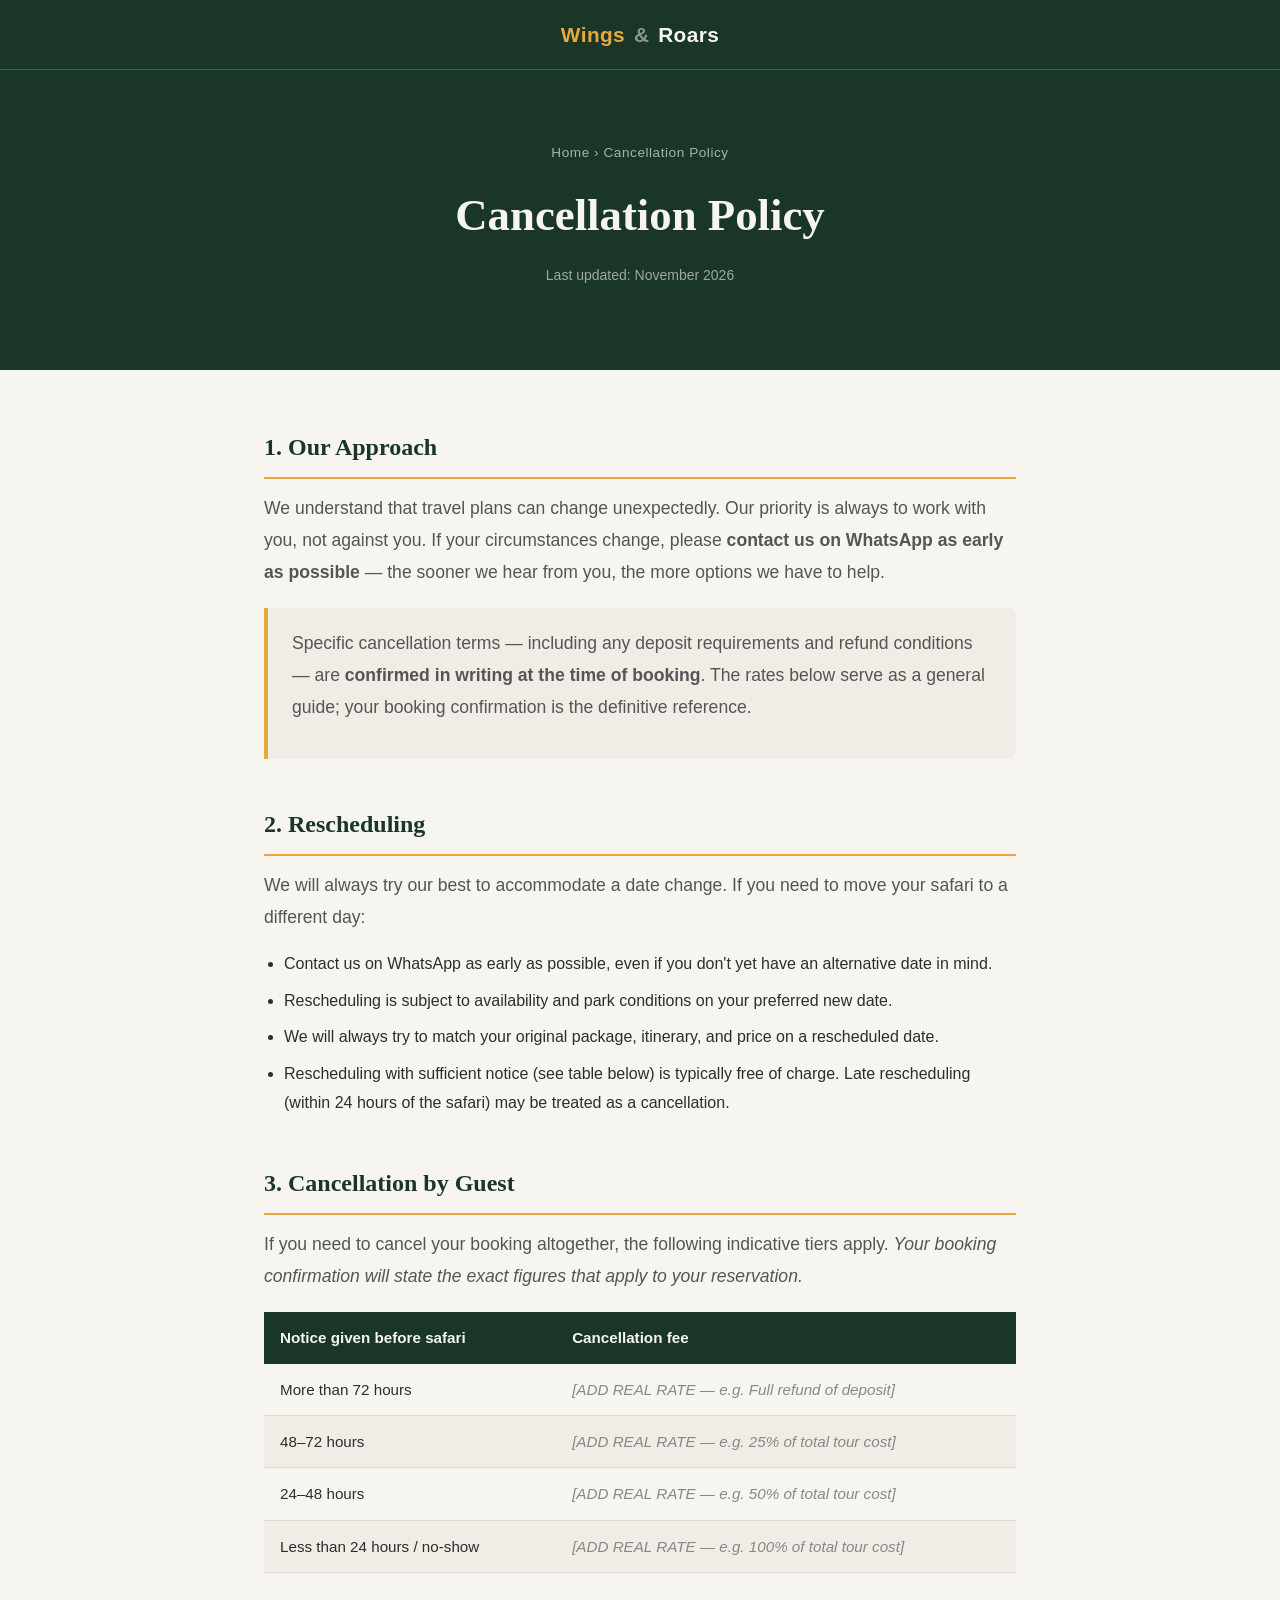
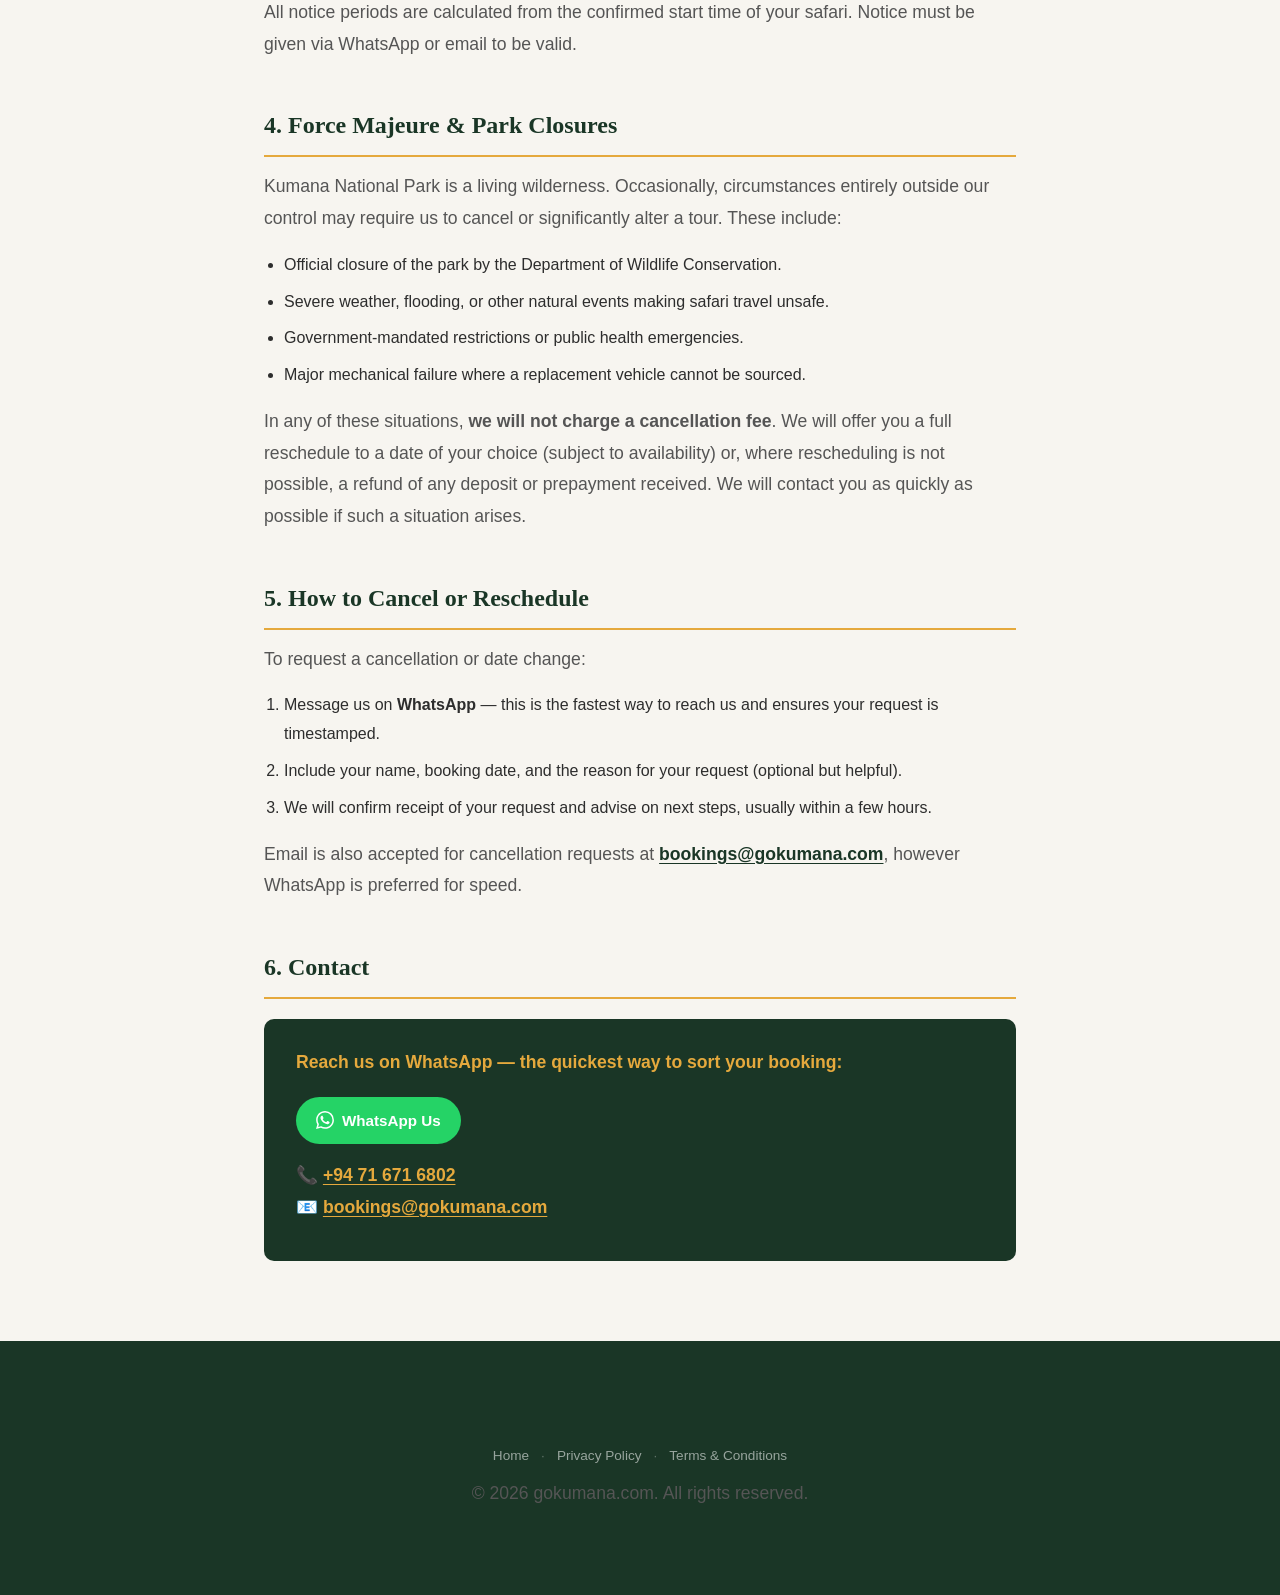
<file: cancellation-policy.html>
<!DOCTYPE html>
<html lang="en">
<head>
    <meta charset="UTF-8">
    <!-- Security & Policy Meta Tags -->
    <meta http-equiv="Content-Security-Policy"
          content="default-src 'self';
                   script-src 'self';
                   style-src 'self' https://fonts.googleapis.com 'unsafe-inline';
                   font-src https://fonts.gstatic.com;
                   img-src 'self' https://gokumana.com data: blob:;
                   connect-src 'none';
                   frame-src 'none';
                   object-src 'none';
                   base-uri 'self';
                   form-action 'self';
                   frame-ancestors 'none';">
    <meta http-equiv="X-Content-Type-Options" content="nosniff">
    <meta http-equiv="X-Frame-Options" content="DENY">
    <meta name="referrer" content="strict-origin-when-cross-origin">
    <meta name="viewport" content="width=device-width, initial-scale=1.0">
    <title>Cancellation Policy | Kumana Wings &amp; Roars</title>
    <meta name="description" content="Cancellation and rescheduling policy for Kumana Wings &amp; Roars safari tours. We understand travel plans change — here's how we handle it.">
    <meta name="robots" content="noindex, follow">
    <link rel="canonical" href="https://gokumana.com/cancellation-policy.html">

    <!-- Open Graph -->
    <meta property="og:type" content="website">
    <meta property="og:site_name" content="Kumana Wings &amp; Roars">
    <meta property="og:url" content="https://gokumana.com/cancellation-policy.html">
    <meta property="og:title" content="Cancellation Policy | Kumana Wings &amp; Roars">
    <meta property="og:description" content="Flexible, guest-friendly cancellation and rescheduling policy for Kumana Wings &amp; Roars safari tours in Sri Lanka.">
    <meta property="og:locale" content="en_US">

    <!-- Favicons -->
    <link rel="icon" href="favicon.ico" sizes="32x32">
    <link rel="icon" href="assets/favicon.svg" type="image/svg+xml">
    <link rel="apple-touch-icon" href="assets/apple-touch-icon.png">
    <meta name="theme-color" content="#1A3626">

    <!-- Typography & Stylesheets -->
    <link rel="preconnect" href="https://fonts.googleapis.com">
    <link rel="preconnect" href="https://fonts.gstatic.com" crossorigin>
    <link href="https://fonts.googleapis.com/css2?family=Outfit:wght@300;400;600;800&family=Playfair+Display:ital,wght@0,600;1,600&display=swap" rel="stylesheet">
    <link rel="stylesheet" href="style.css">

    <style>
        /* Policy page layout extras */
        .policy-hero {
            background-color: #1A3626;
            color: #F7F5F0;
            padding: 72px 24px 60px;
            text-align: center;
        }
        .policy-hero .breadcrumb {
            font-family: 'Outfit', sans-serif;
            font-size: 0.85rem;
            font-weight: 400;
            color: rgba(247, 245, 240, 0.65);
            margin-bottom: 16px;
            letter-spacing: 0.04em;
        }
        .policy-hero .breadcrumb a {
            color: rgba(247, 245, 240, 0.65);
            text-decoration: none;
            transition: color 0.2s;
        }
        .policy-hero .breadcrumb a:hover {
            color: #E5A93D;
        }
        .policy-hero h1 {
            font-family: 'Playfair Display', serif;
            font-size: clamp(2rem, 5vw, 2.8rem);
            font-weight: 600;
            color: #F7F5F0;
            margin: 0 0 12px;
        }
        .policy-hero .policy-updated {
            font-family: 'Outfit', sans-serif;
            font-size: 0.875rem;
            color: rgba(247, 245, 240, 0.6);
        }
        .policy-content {
            max-width: 800px;
            margin: 0 auto;
            padding: 56px 24px 80px;
            font-family: 'Outfit', sans-serif;
            color: #2d2d2d;
            line-height: 1.8;
        }
        .policy-content h2 {
            font-family: 'Playfair Display', serif;
            font-size: 1.5rem;
            color: #1A3626;
            margin: 44px 0 14px;
            padding-bottom: 8px;
            border-bottom: 2px solid #E5A93D;
        }
        .policy-content h2:first-of-type {
            margin-top: 0;
        }
        .policy-content h3 {
            font-family: 'Outfit', sans-serif;
            font-size: 1.05rem;
            font-weight: 600;
            color: #1A3626;
            margin: 24px 0 8px;
        }
        .policy-content p {
            margin: 0 0 16px;
        }
        .policy-content ul {
            margin: 0 0 16px 20px;
            padding: 0;
        }
        .policy-content ul li {
            margin-bottom: 8px;
        }
        .policy-content a {
            color: #1A3626;
            font-weight: 600;
            text-decoration: underline;
            text-underline-offset: 3px;
        }
        .policy-content a:hover {
            color: #E5A93D;
        }
        /* Cancellation tiers table */
        .cancellation-table {
            width: 100%;
            border-collapse: collapse;
            margin: 20px 0 24px;
            font-family: 'Outfit', sans-serif;
            font-size: 0.95rem;
        }
        .cancellation-table thead tr {
            background-color: #1A3626;
            color: #F7F5F0;
        }
        .cancellation-table thead th {
            padding: 12px 16px;
            text-align: left;
            font-weight: 600;
        }
        .cancellation-table tbody tr:nth-child(even) {
            background-color: #f0ede6;
        }
        .cancellation-table tbody tr:nth-child(odd) {
            background-color: #F7F5F0;
        }
        .cancellation-table tbody td {
            padding: 12px 16px;
            border-bottom: 1px solid #e0dbd1;
        }
        .cancellation-table .placeholder {
            color: #888;
            font-style: italic;
        }
        .notice-block {
            background: #f0ede6;
            border-left: 4px solid #E5A93D;
            border-radius: 0 8px 8px 0;
            padding: 20px 24px;
            margin: 20px 0;
        }
        .contact-block {
            background: #1A3626;
            color: #F7F5F0;
            border-radius: 10px;
            padding: 28px 32px;
            margin-top: 20px;
        }
        .contact-block p { margin-bottom: 10px; color: #F7F5F0; }
        .contact-block strong { color: #E5A93D; }
        .contact-block a {
            color: #E5A93D;
            font-weight: 600;
            text-decoration: underline;
            text-underline-offset: 3px;
        }
        .contact-block a:hover { color: #fff; }
        .wa-btn {
            display: inline-flex;
            align-items: center;
            gap: 8px;
            background: #25D366;
            color: #fff !important;
            font-family: 'Outfit', sans-serif;
            font-weight: 600;
            font-size: 0.95rem;
            text-decoration: none !important;
            padding: 10px 20px;
            border-radius: 50px;
            margin-top: 8px;
            transition: background 0.2s;
        }
        .wa-btn:hover { background: #1ebe5a !important; color: #fff !important; }
        /* Policy-specific header override */
        .policy-header {
            background: #1A3626;
            padding: 18px 24px;
            display: flex;
            align-items: center;
            justify-content: center;
            border-bottom: 1px solid rgba(229, 169, 61, 0.3);
        }
        .policy-header .logo {
            font-family: 'Outfit', sans-serif;
            font-size: 1.3rem;
            font-weight: 800;
            text-decoration: none;
            letter-spacing: 0.02em;
        }
        .policy-header .logo .wings { color: #E5A93D; }
        .policy-header .logo .amp    { color: rgba(247, 245, 240, 0.5); margin: 0 4px; }
        .policy-header .logo .roars  { color: #F7F5F0; }
    </style>
</head>
<body>

    <!-- Minimal Header -->
    <header class="policy-header">
        <a href="index.html" class="logo" aria-label="Kumana Wings &amp; Roars — Back to Home">
            <span class="wings">Wings</span> <span class="amp">&amp;</span> <span class="roars">Roars</span>
        </a>
    </header>

    <!-- Hero -->
    <section class="policy-hero">
        <p class="breadcrumb"><a href="index.html">Home</a> &rsaquo; Cancellation Policy</p>
        <h1>Cancellation Policy</h1>
        <p class="policy-updated">Last updated: November 2026</p>
    </section>

    <!-- Content -->
    <main class="policy-content">

        <h2>1. Our Approach</h2>
        <p>We understand that travel plans can change unexpectedly. Our priority is always to work with you, not against you. If your circumstances change, please <strong>contact us on WhatsApp as early as possible</strong> — the sooner we hear from you, the more options we have to help.</p>
        <div class="notice-block">
            <p>Specific cancellation terms — including any deposit requirements and refund conditions — are <strong>confirmed in writing at the time of booking</strong>. The rates below serve as a general guide; your booking confirmation is the definitive reference.</p>
        </div>

        <h2>2. Rescheduling</h2>
        <p>We will always try our best to accommodate a date change. If you need to move your safari to a different day:</p>
        <ul>
            <li>Contact us on WhatsApp as early as possible, even if you don't yet have an alternative date in mind.</li>
            <li>Rescheduling is subject to availability and park conditions on your preferred new date.</li>
            <li>We will always try to match your original package, itinerary, and price on a rescheduled date.</li>
            <li>Rescheduling with sufficient notice (see table below) is typically free of charge. Late rescheduling (within 24 hours of the safari) may be treated as a cancellation.</li>
        </ul>

        <h2>3. Cancellation by Guest</h2>
        <p>If you need to cancel your booking altogether, the following indicative tiers apply. <em>Your booking confirmation will state the exact figures that apply to your reservation.</em></p>

        <table class="cancellation-table" aria-label="Cancellation fee tiers">
            <thead>
                <tr>
                    <th scope="col">Notice given before safari</th>
                    <th scope="col">Cancellation fee</th>
                </tr>
            </thead>
            <tbody>
                <tr>
                    <td>More than 72 hours</td>
                    <td class="placeholder">[ADD REAL RATE — e.g. Full refund of deposit]</td>
                </tr>
                <tr>
                    <td>48–72 hours</td>
                    <td class="placeholder">[ADD REAL RATE — e.g. 25% of total tour cost]</td>
                </tr>
                <tr>
                    <td>24–48 hours</td>
                    <td class="placeholder">[ADD REAL RATE — e.g. 50% of total tour cost]</td>
                </tr>
                <tr>
                    <td>Less than 24 hours / no-show</td>
                    <td class="placeholder">[ADD REAL RATE — e.g. 100% of total tour cost]</td>
                </tr>
            </tbody>
        </table>

        <p>All notice periods are calculated from the confirmed start time of your safari. Notice must be given via WhatsApp or email to be valid.</p>

        <h2>4. Force Majeure &amp; Park Closures</h2>
        <p>Kumana National Park is a living wilderness. Occasionally, circumstances entirely outside our control may require us to cancel or significantly alter a tour. These include:</p>
        <ul>
            <li>Official closure of the park by the Department of Wildlife Conservation.</li>
            <li>Severe weather, flooding, or other natural events making safari travel unsafe.</li>
            <li>Government-mandated restrictions or public health emergencies.</li>
            <li>Major mechanical failure where a replacement vehicle cannot be sourced.</li>
        </ul>
        <p>In any of these situations, <strong>we will not charge a cancellation fee</strong>. We will offer you a full reschedule to a date of your choice (subject to availability) or, where rescheduling is not possible, a refund of any deposit or prepayment received. We will contact you as quickly as possible if such a situation arises.</p>

        <h2>5. How to Cancel or Reschedule</h2>
        <p>To request a cancellation or date change:</p>
        <ol style="margin: 0 0 16px 20px; padding: 0;">
            <li style="margin-bottom: 8px;">Message us on <strong>WhatsApp</strong> — this is the fastest way to reach us and ensures your request is timestamped.</li>
            <li style="margin-bottom: 8px;">Include your name, booking date, and the reason for your request (optional but helpful).</li>
            <li style="margin-bottom: 8px;">We will confirm receipt of your request and advise on next steps, usually within a few hours.</li>
        </ol>
        <p>Email is also accepted for cancellation requests at <a href="mailto:bookings@gokumana.com">bookings@gokumana.com</a>, however WhatsApp is preferred for speed.</p>

        <h2>6. Contact</h2>
        <div class="contact-block">
            <p><strong>Reach us on WhatsApp — the quickest way to sort your booking:</strong></p>
            <p>
                <a class="wa-btn"
                   href="https://wa.me/94716716802?text=Hi%2C%20I%20need%20to%20change%20or%20cancel%20my%20Kumana%20safari%20booking."
                   target="_blank"
                   rel="noopener noreferrer"
                   aria-label="WhatsApp us about your booking">
                    <!-- WhatsApp icon -->
                    <svg width="18" height="18" viewBox="0 0 24 24" fill="currentColor" aria-hidden="true">
                        <path d="M17.472 14.382c-.297-.149-1.758-.867-2.03-.967-.273-.099-.471-.148-.67.15-.197.297-.767.966-.94 1.164-.173.199-.347.223-.644.075-.297-.15-1.255-.463-2.39-1.475-.883-.788-1.48-1.761-1.653-2.059-.173-.297-.018-.458.13-.606.134-.133.298-.347.446-.52.149-.174.198-.298.298-.497.099-.198.05-.371-.025-.52-.075-.149-.669-1.612-.916-2.207-.242-.579-.487-.5-.669-.51-.173-.008-.371-.01-.57-.01-.198 0-.52.074-.792.372-.272.297-1.04 1.016-1.04 2.479 0 1.462 1.065 2.875 1.213 3.074.149.198 2.096 3.2 5.077 4.487.709.306 1.262.489 1.694.625.712.227 1.36.195 1.871.118.571-.085 1.758-.719 2.006-1.413.248-.694.248-1.289.173-1.413-.074-.124-.272-.198-.57-.347m-5.421 7.403h-.004a9.87 9.87 0 01-5.031-1.378l-.361-.214-3.741.982.998-3.648-.235-.374a9.86 9.86 0 01-1.51-5.26c.001-5.45 4.436-9.884 9.888-9.884 2.64 0 5.122 1.03 6.988 2.898a9.825 9.825 0 012.893 6.994c-.003 5.45-4.437 9.884-9.885 9.884m8.413-18.297A11.815 11.815 0 0012.05 0C5.495 0 .16 5.335.157 11.892c0 2.096.547 4.142 1.588 5.945L.057 24l6.305-1.654a11.882 11.882 0 005.683 1.448h.005c6.554 0 11.89-5.335 11.893-11.893a11.821 11.821 0 00-3.48-8.413z"/>
                    </svg>
                    WhatsApp Us
                </a>
            </p>
            <p style="margin-top: 16px;">
                📞 <a href="tel:+94716716802">+94 71 671 6802</a><br>
                📧 <a href="mailto:bookings@gokumana.com">bookings@gokumana.com</a>
            </p>
        </div>

    </main>

    <!-- Footer -->
    <footer>
        <div class="footer-bottom" style="border-top: none; padding: 32px 24px;">
            <div class="footer-bottom-links">
                <a href="index.html">Home</a>
                <span class="footer-sep">·</span>
                <a href="privacy-policy.html">Privacy Policy</a>
                <span class="footer-sep">·</span>
                <a href="terms.html">Terms &amp; Conditions</a>
            </div>
            <p>&copy; 2026 gokumana.com. All rights reserved.</p>
        </div>
    </footer>

</body>
</html>
</file>
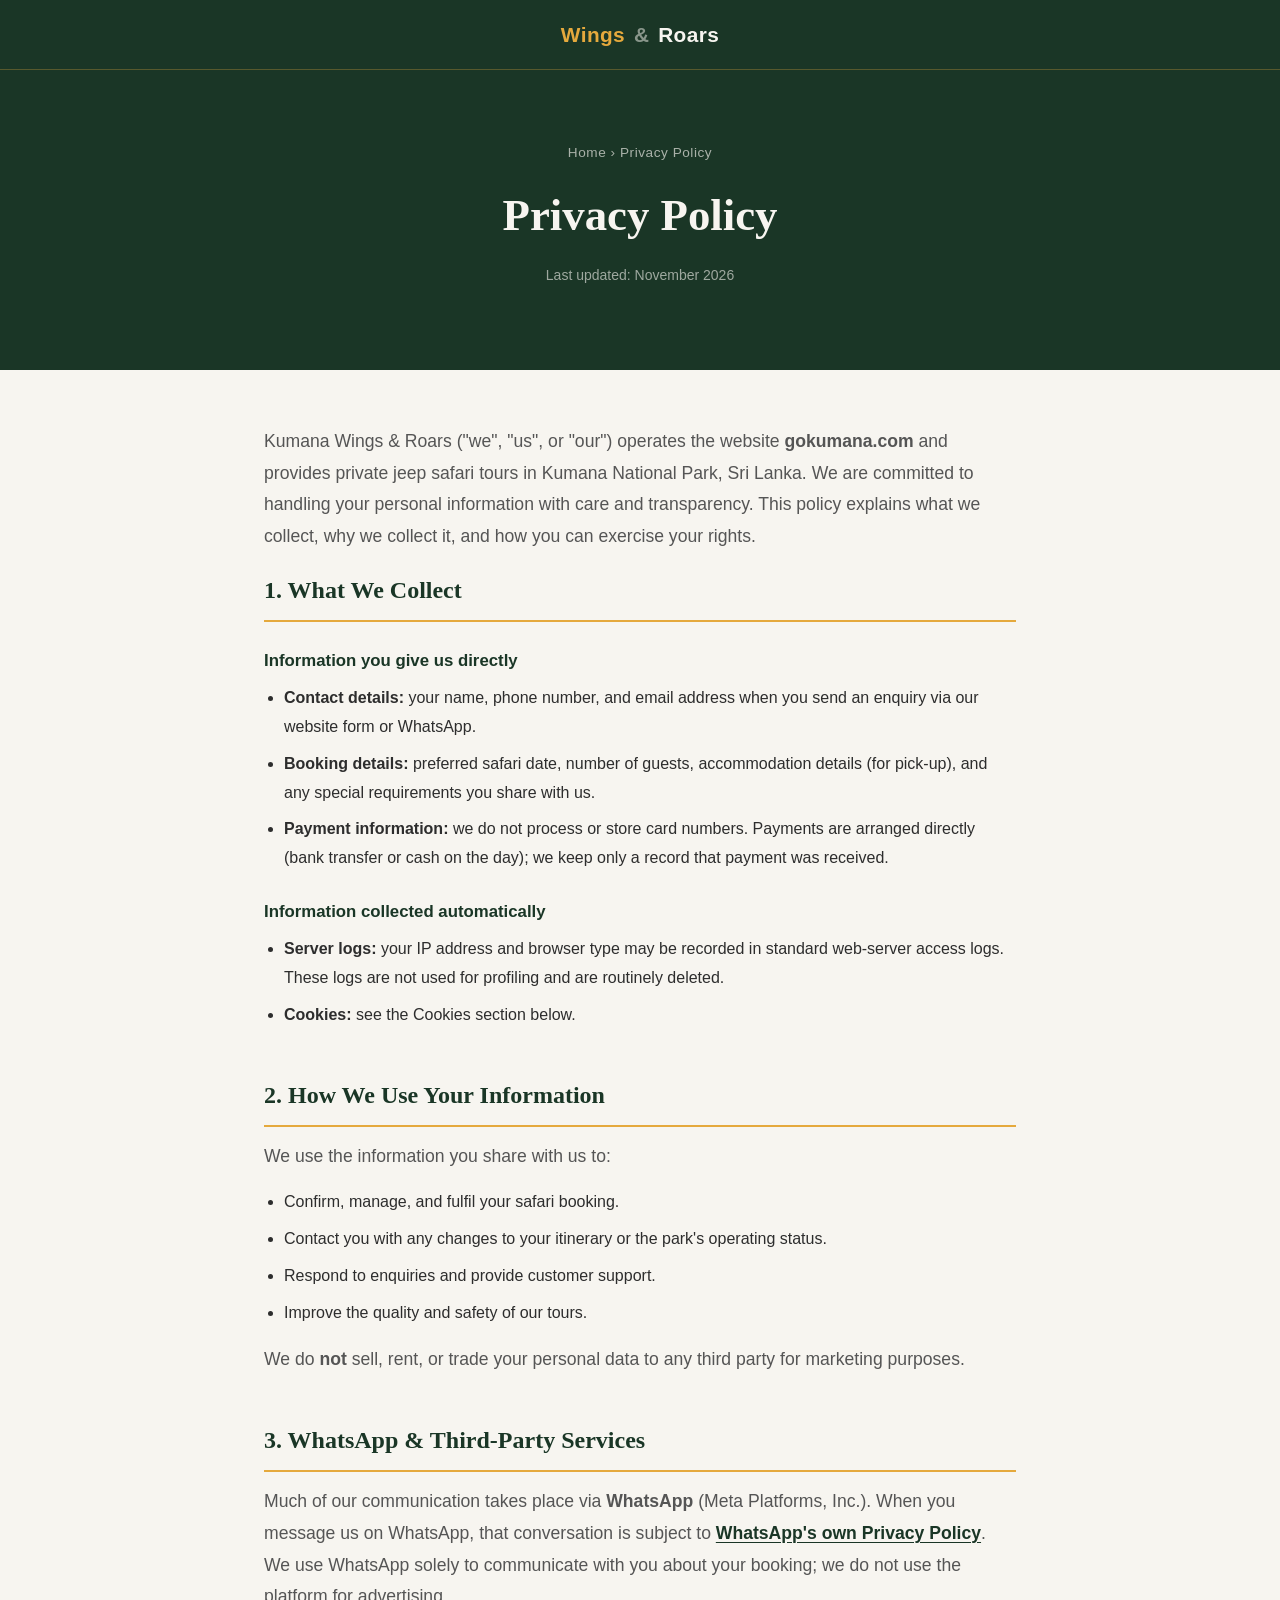
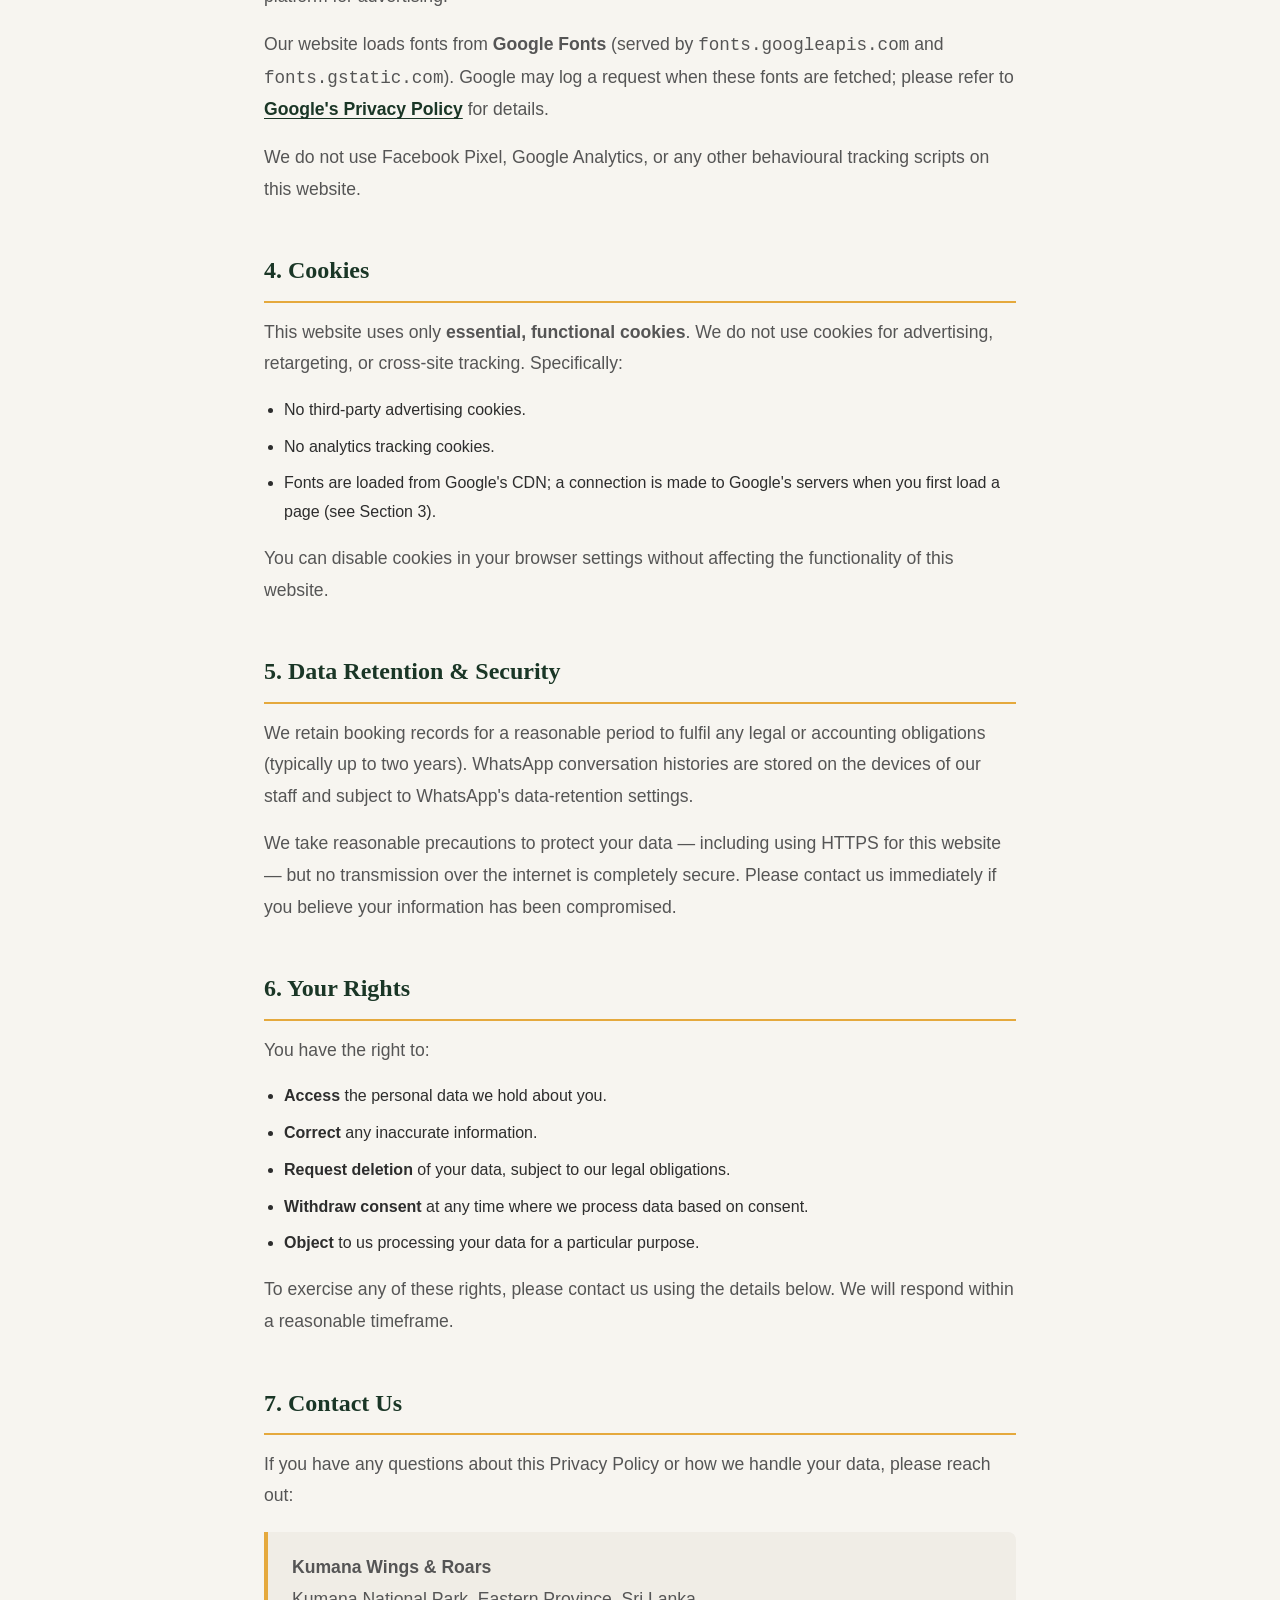
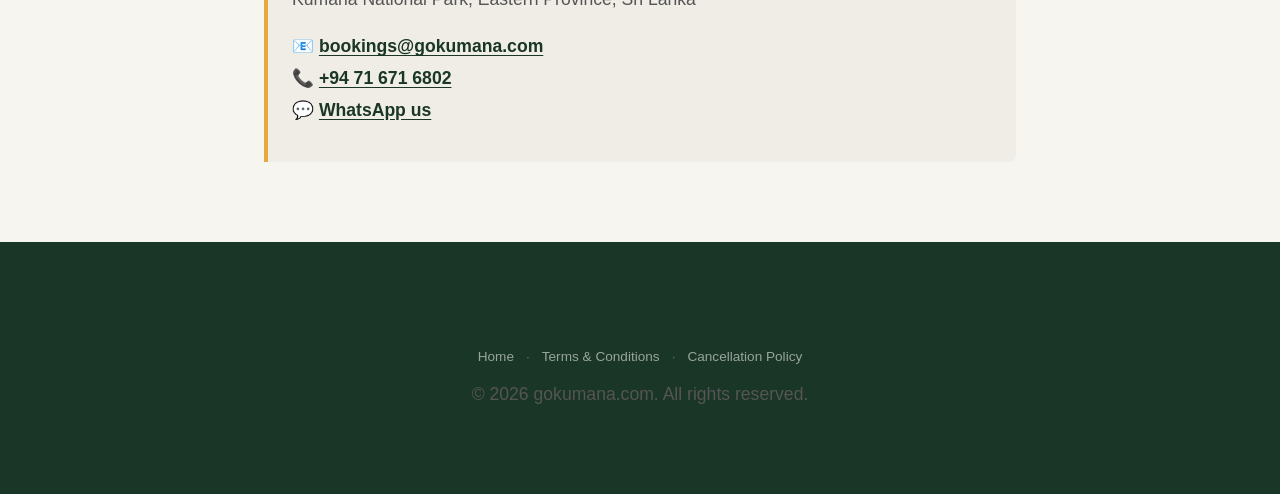
<file: privacy-policy.html>
<!DOCTYPE html>
<html lang="en">
<head>
    <meta charset="UTF-8">
    <!-- Security & Policy Meta Tags -->
    <meta http-equiv="Content-Security-Policy"
          content="default-src 'self';
                   script-src 'self';
                   style-src 'self' https://fonts.googleapis.com 'unsafe-inline';
                   font-src https://fonts.gstatic.com;
                   img-src 'self' https://gokumana.com data: blob:;
                   connect-src 'none';
                   frame-src 'none';
                   object-src 'none';
                   base-uri 'self';
                   form-action 'self';
                   frame-ancestors 'none';">
    <meta http-equiv="X-Content-Type-Options" content="nosniff">
    <meta http-equiv="X-Frame-Options" content="DENY">
    <meta name="referrer" content="strict-origin-when-cross-origin">
    <meta name="viewport" content="width=device-width, initial-scale=1.0">
    <title>Privacy Policy | Kumana Wings &amp; Roars</title>
    <meta name="description" content="Privacy Policy for Kumana Wings &amp; Roars — learn how we collect, use, and protect your personal information when you book a safari with us.">
    <meta name="robots" content="noindex, follow">
    <link rel="canonical" href="https://gokumana.com/privacy-policy.html">

    <!-- Open Graph -->
    <meta property="og:type" content="website">
    <meta property="og:site_name" content="Kumana Wings &amp; Roars">
    <meta property="og:url" content="https://gokumana.com/privacy-policy.html">
    <meta property="og:title" content="Privacy Policy | Kumana Wings &amp; Roars">
    <meta property="og:description" content="How Kumana Wings &amp; Roars handles your personal data when you book a safari in Kumana National Park, Sri Lanka.">
    <meta property="og:locale" content="en_US">

    <!-- Favicons -->
    <link rel="icon" href="favicon.ico" sizes="32x32">
    <link rel="icon" href="assets/favicon.svg" type="image/svg+xml">
    <link rel="apple-touch-icon" href="assets/apple-touch-icon.png">
    <meta name="theme-color" content="#1A3626">

    <!-- Typography & Stylesheets -->
    <link rel="preconnect" href="https://fonts.googleapis.com">
    <link rel="preconnect" href="https://fonts.gstatic.com" crossorigin>
    <link href="https://fonts.googleapis.com/css2?family=Outfit:wght@300;400;600;800&family=Playfair+Display:ital,wght@0,600;1,600&display=swap" rel="stylesheet">
    <link rel="stylesheet" href="style.css">

    <style>
        /* Policy page layout extras */
        .policy-hero {
            background-color: #1A3626;
            color: #F7F5F0;
            padding: 72px 24px 60px;
            text-align: center;
        }
        .policy-hero .breadcrumb {
            font-family: 'Outfit', sans-serif;
            font-size: 0.85rem;
            font-weight: 400;
            color: rgba(247, 245, 240, 0.65);
            margin-bottom: 16px;
            letter-spacing: 0.04em;
        }
        .policy-hero .breadcrumb a {
            color: rgba(247, 245, 240, 0.65);
            text-decoration: none;
            transition: color 0.2s;
        }
        .policy-hero .breadcrumb a:hover {
            color: #E5A93D;
        }
        .policy-hero h1 {
            font-family: 'Playfair Display', serif;
            font-size: clamp(2rem, 5vw, 2.8rem);
            font-weight: 600;
            color: #F7F5F0;
            margin: 0 0 12px;
        }
        .policy-hero .policy-updated {
            font-family: 'Outfit', sans-serif;
            font-size: 0.875rem;
            color: rgba(247, 245, 240, 0.6);
        }
        .policy-content {
            max-width: 800px;
            margin: 0 auto;
            padding: 56px 24px 80px;
            font-family: 'Outfit', sans-serif;
            color: #2d2d2d;
            line-height: 1.8;
        }
        .policy-content h2 {
            font-family: 'Playfair Display', serif;
            font-size: 1.5rem;
            color: #1A3626;
            margin: 44px 0 14px;
            padding-bottom: 8px;
            border-bottom: 2px solid #E5A93D;
        }
        .policy-content h2:first-of-type {
            margin-top: 0;
        }
        .policy-content h3 {
            font-family: 'Outfit', sans-serif;
            font-size: 1.05rem;
            font-weight: 600;
            color: #1A3626;
            margin: 24px 0 8px;
        }
        .policy-content p {
            margin: 0 0 16px;
        }
        .policy-content ul {
            margin: 0 0 16px 20px;
            padding: 0;
        }
        .policy-content ul li {
            margin-bottom: 8px;
        }
        .policy-content a {
            color: #1A3626;
            font-weight: 600;
            text-decoration: underline;
            text-underline-offset: 3px;
        }
        .policy-content a:hover {
            color: #E5A93D;
        }
        .policy-content .contact-block {
            background: #f0ede6;
            border-left: 4px solid #E5A93D;
            border-radius: 0 8px 8px 0;
            padding: 20px 24px;
            margin-top: 20px;
        }
        .policy-nav {
            background: #1A3626;
        }
        /* Policy-specific header override */
        .policy-header {
            background: #1A3626;
            padding: 18px 24px;
            display: flex;
            align-items: center;
            justify-content: center;
            border-bottom: 1px solid rgba(229, 169, 61, 0.3);
        }
        .policy-header .logo {
            font-family: 'Outfit', sans-serif;
            font-size: 1.3rem;
            font-weight: 800;
            text-decoration: none;
            letter-spacing: 0.02em;
        }
        .policy-header .logo .wings { color: #E5A93D; }
        .policy-header .logo .amp    { color: rgba(247, 245, 240, 0.5); margin: 0 4px; }
        .policy-header .logo .roars  { color: #F7F5F0; }
    </style>
</head>
<body>

    <!-- Minimal Header -->
    <header class="policy-header">
        <a href="index.html" class="logo" aria-label="Kumana Wings &amp; Roars — Back to Home">
            <span class="wings">Wings</span> <span class="amp">&amp;</span> <span class="roars">Roars</span>
        </a>
    </header>

    <!-- Hero -->
    <section class="policy-hero">
        <p class="breadcrumb"><a href="index.html">Home</a> &rsaquo; Privacy Policy</p>
        <h1>Privacy Policy</h1>
        <p class="policy-updated">Last updated: November 2026</p>
    </section>

    <!-- Content -->
    <main class="policy-content">

        <p>Kumana Wings &amp; Roars ("we", "us", or "our") operates the website <strong>gokumana.com</strong> and provides private jeep safari tours in Kumana National Park, Sri Lanka. We are committed to handling your personal information with care and transparency. This policy explains what we collect, why we collect it, and how you can exercise your rights.</p>

        <h2>1. What We Collect</h2>
        <h3>Information you give us directly</h3>
        <ul>
            <li><strong>Contact details:</strong> your name, phone number, and email address when you send an enquiry via our website form or WhatsApp.</li>
            <li><strong>Booking details:</strong> preferred safari date, number of guests, accommodation details (for pick-up), and any special requirements you share with us.</li>
            <li><strong>Payment information:</strong> we do not process or store card numbers. Payments are arranged directly (bank transfer or cash on the day); we keep only a record that payment was received.</li>
        </ul>
        <h3>Information collected automatically</h3>
        <ul>
            <li><strong>Server logs:</strong> your IP address and browser type may be recorded in standard web-server access logs. These logs are not used for profiling and are routinely deleted.</li>
            <li><strong>Cookies:</strong> see the Cookies section below.</li>
        </ul>

        <h2>2. How We Use Your Information</h2>
        <p>We use the information you share with us to:</p>
        <ul>
            <li>Confirm, manage, and fulfil your safari booking.</li>
            <li>Contact you with any changes to your itinerary or the park's operating status.</li>
            <li>Respond to enquiries and provide customer support.</li>
            <li>Improve the quality and safety of our tours.</li>
        </ul>
        <p>We do <strong>not</strong> sell, rent, or trade your personal data to any third party for marketing purposes.</p>

        <h2>3. WhatsApp &amp; Third-Party Services</h2>
        <p>Much of our communication takes place via <strong>WhatsApp</strong> (Meta Platforms, Inc.). When you message us on WhatsApp, that conversation is subject to <a href="https://www.whatsapp.com/legal/privacy-policy" target="_blank" rel="noopener noreferrer">WhatsApp's own Privacy Policy</a>. We use WhatsApp solely to communicate with you about your booking; we do not use the platform for advertising.</p>
        <p>Our website loads fonts from <strong>Google Fonts</strong> (served by <code>fonts.googleapis.com</code> and <code>fonts.gstatic.com</code>). Google may log a request when these fonts are fetched; please refer to <a href="https://policies.google.com/privacy" target="_blank" rel="noopener noreferrer">Google's Privacy Policy</a> for details.</p>
        <p>We do not use Facebook Pixel, Google Analytics, or any other behavioural tracking scripts on this website.</p>

        <h2>4. Cookies</h2>
        <p>This website uses only <strong>essential, functional cookies</strong>. We do not use cookies for advertising, retargeting, or cross-site tracking. Specifically:</p>
        <ul>
            <li>No third-party advertising cookies.</li>
            <li>No analytics tracking cookies.</li>
            <li>Fonts are loaded from Google's CDN; a connection is made to Google's servers when you first load a page (see Section 3).</li>
        </ul>
        <p>You can disable cookies in your browser settings without affecting the functionality of this website.</p>

        <h2>5. Data Retention &amp; Security</h2>
        <p>We retain booking records for a reasonable period to fulfil any legal or accounting obligations (typically up to two years). WhatsApp conversation histories are stored on the devices of our staff and subject to WhatsApp's data-retention settings.</p>
        <p>We take reasonable precautions to protect your data — including using HTTPS for this website — but no transmission over the internet is completely secure. Please contact us immediately if you believe your information has been compromised.</p>

        <h2>6. Your Rights</h2>
        <p>You have the right to:</p>
        <ul>
            <li><strong>Access</strong> the personal data we hold about you.</li>
            <li><strong>Correct</strong> any inaccurate information.</li>
            <li><strong>Request deletion</strong> of your data, subject to our legal obligations.</li>
            <li><strong>Withdraw consent</strong> at any time where we process data based on consent.</li>
            <li><strong>Object</strong> to us processing your data for a particular purpose.</li>
        </ul>
        <p>To exercise any of these rights, please contact us using the details below. We will respond within a reasonable timeframe.</p>

        <h2>7. Contact Us</h2>
        <p>If you have any questions about this Privacy Policy or how we handle your data, please reach out:</p>
        <div class="contact-block">
            <p><strong>Kumana Wings &amp; Roars</strong><br>
            Kumana National Park, Eastern Province, Sri Lanka</p>
            <p>📧 <a href="mailto:bookings@gokumana.com">bookings@gokumana.com</a><br>
            📞 <a href="tel:+94716716802">+94 71 671 6802</a><br>
            💬 <a href="https://wa.me/94716716802" target="_blank" rel="noopener noreferrer">WhatsApp us</a></p>
        </div>

    </main>

    <!-- Footer -->
    <footer>
        <div class="footer-bottom" style="border-top: none; padding: 32px 24px;">
            <div class="footer-bottom-links">
                <a href="index.html">Home</a>
                <span class="footer-sep">·</span>
                <a href="terms.html">Terms &amp; Conditions</a>
                <span class="footer-sep">·</span>
                <a href="cancellation-policy.html">Cancellation Policy</a>
            </div>
            <p>&copy; 2026 gokumana.com. All rights reserved.</p>
        </div>
    </footer>

</body>
</html>
</file>
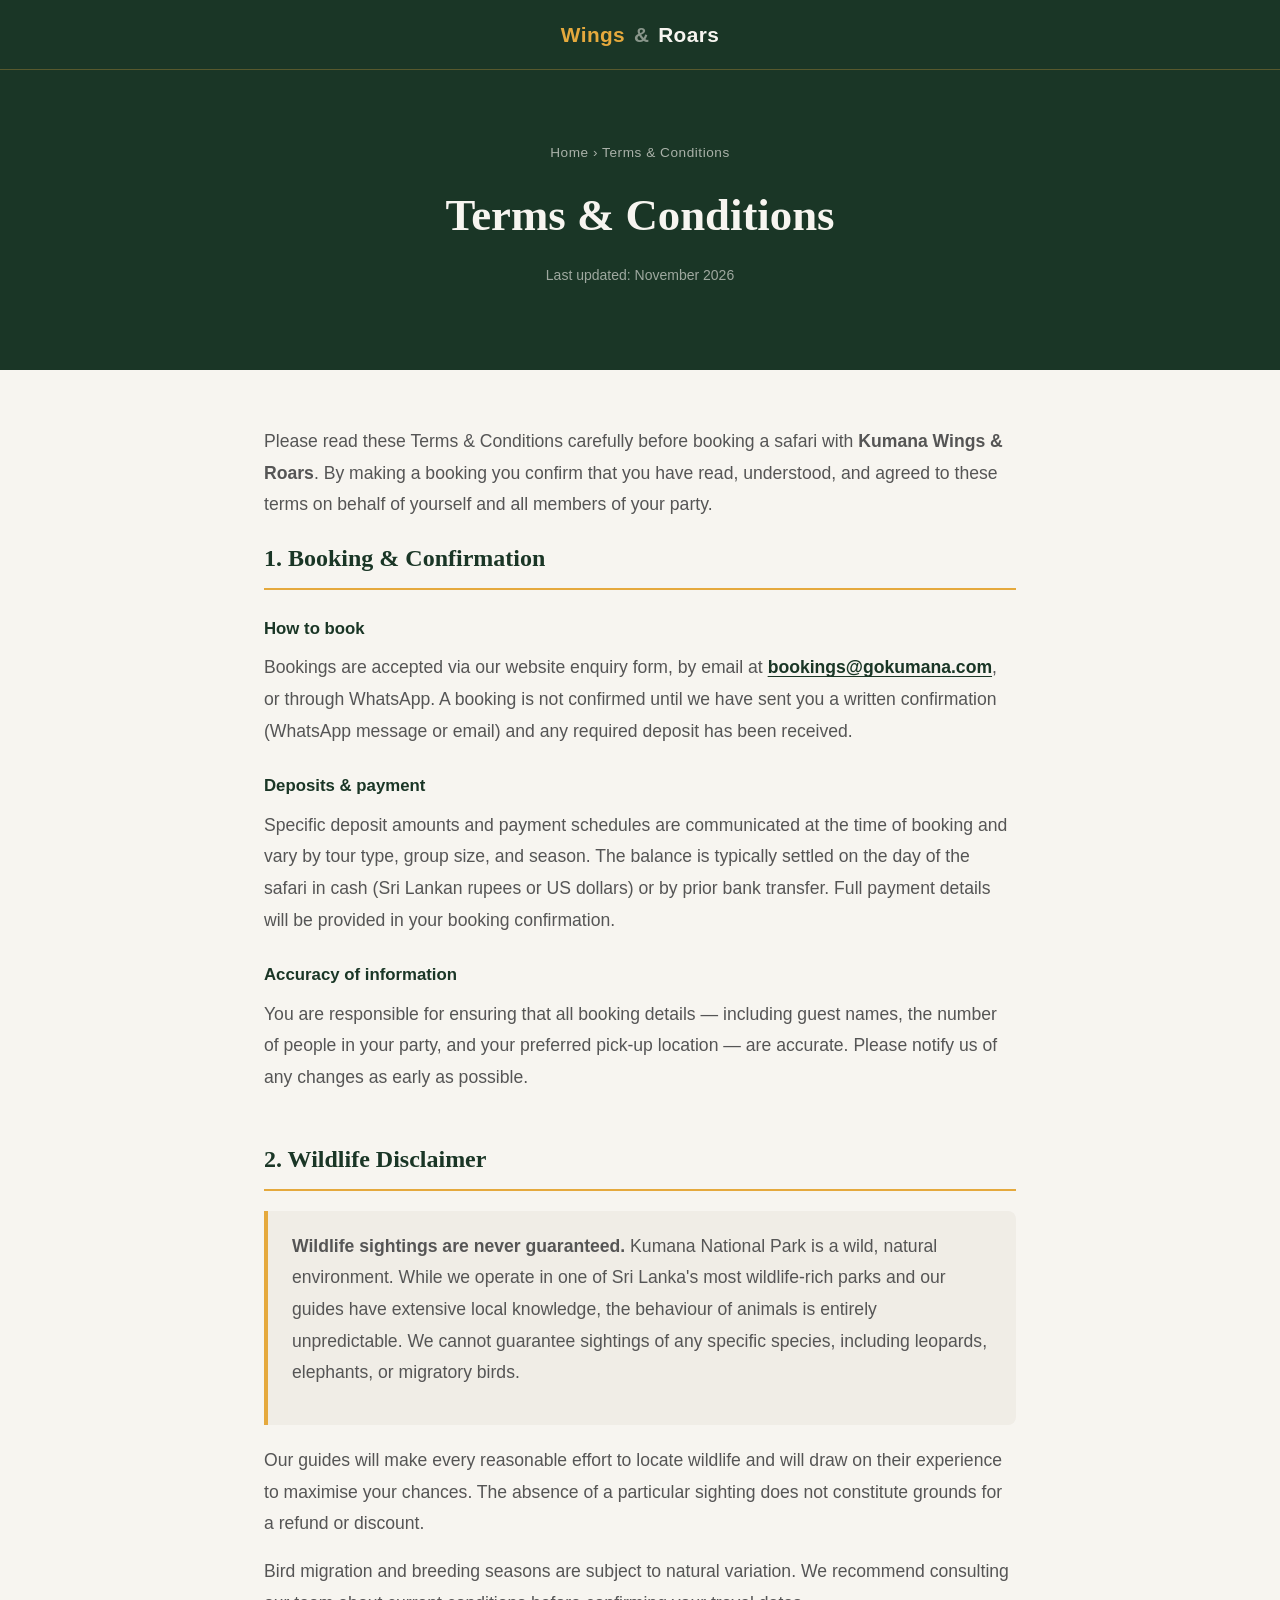
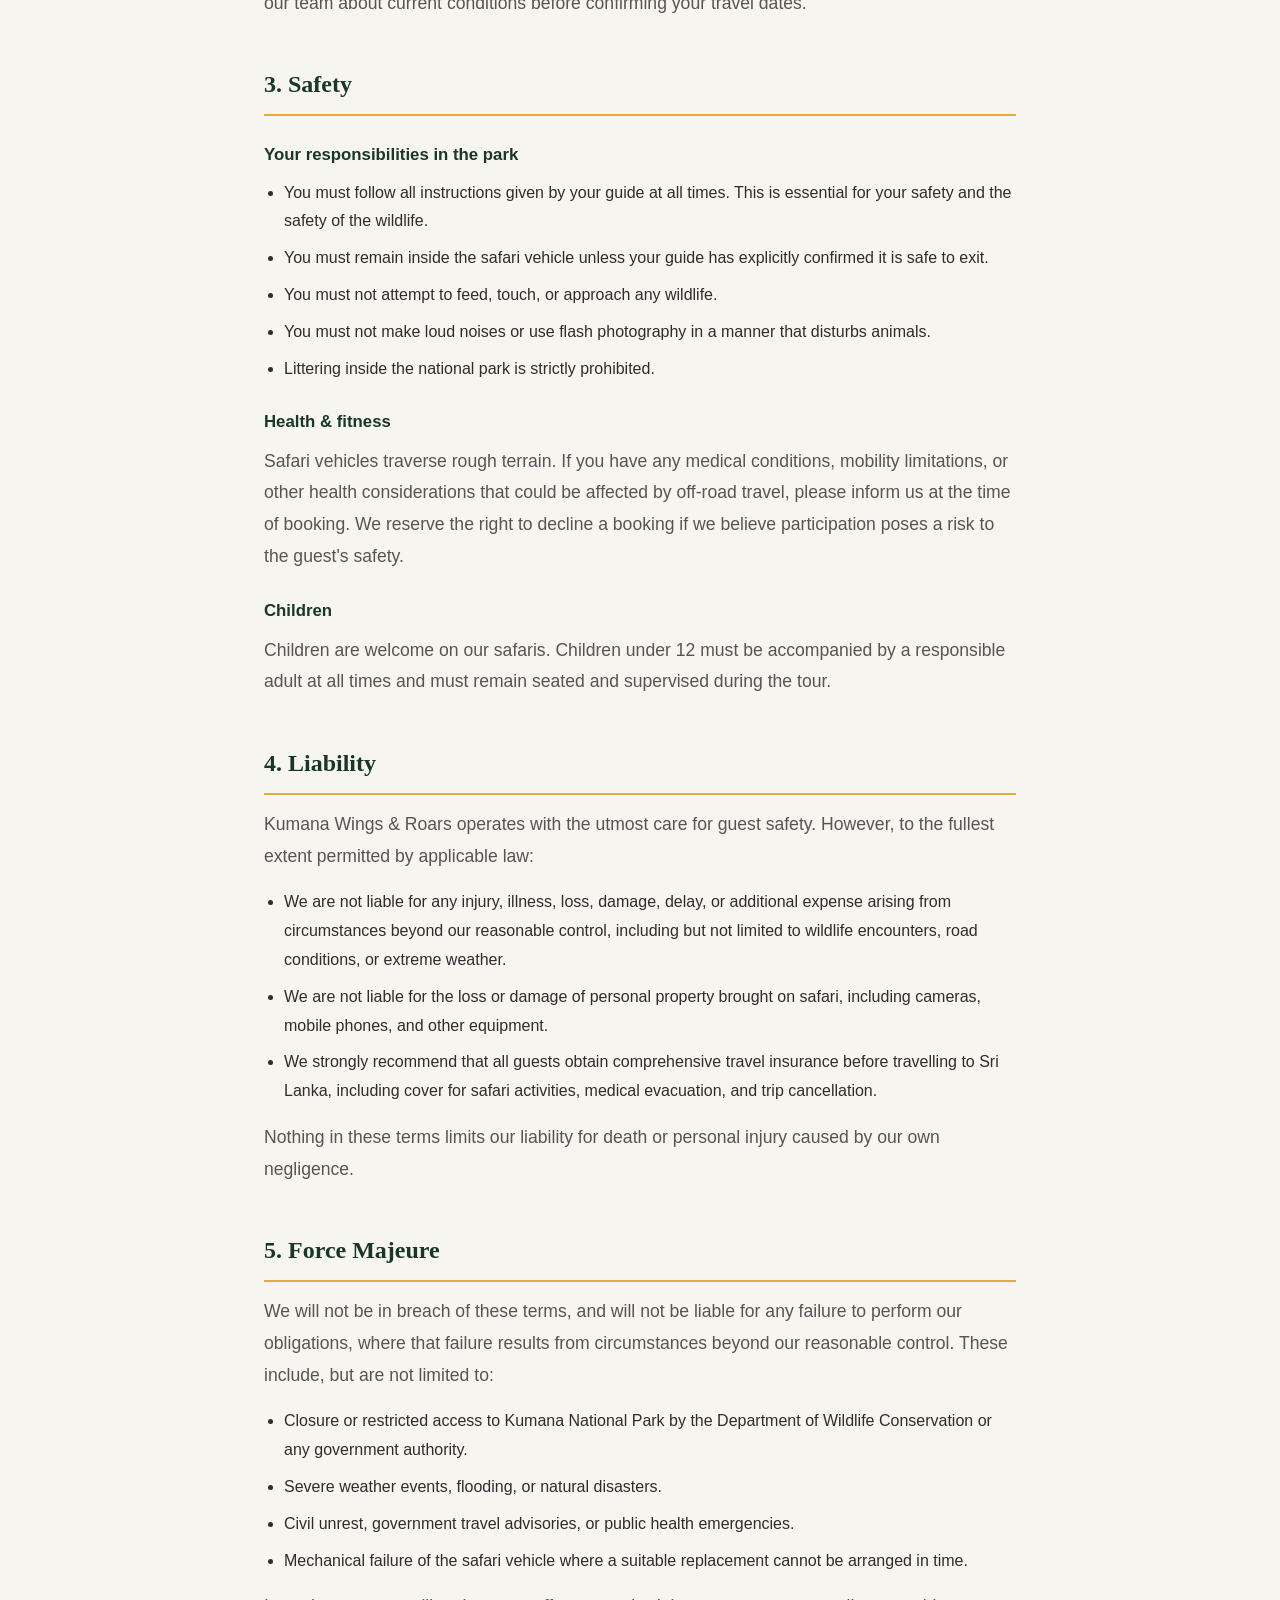
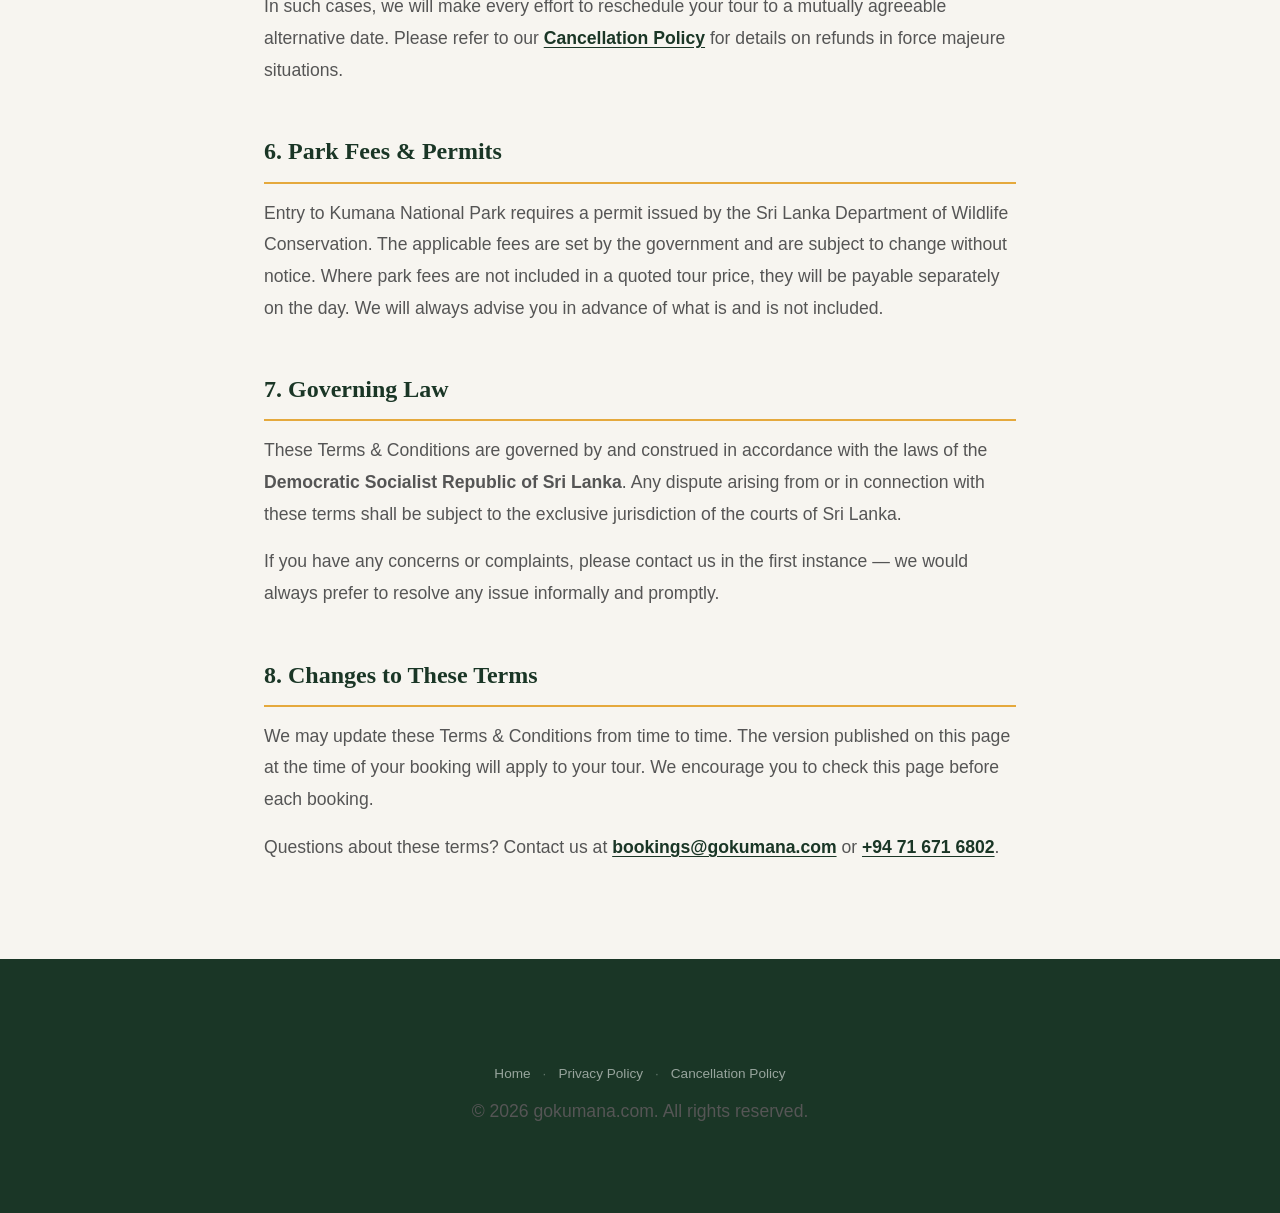
<file: terms.html>
<!DOCTYPE html>
<html lang="en">
<head>
    <meta charset="UTF-8">
    <!-- Security & Policy Meta Tags -->
    <meta http-equiv="Content-Security-Policy"
          content="default-src 'self';
                   script-src 'self';
                   style-src 'self' https://fonts.googleapis.com 'unsafe-inline';
                   font-src https://fonts.gstatic.com;
                   img-src 'self' https://gokumana.com data: blob:;
                   connect-src 'none';
                   frame-src 'none';
                   object-src 'none';
                   base-uri 'self';
                   form-action 'self';
                   frame-ancestors 'none';">
    <meta http-equiv="X-Content-Type-Options" content="nosniff">
    <meta http-equiv="X-Frame-Options" content="DENY">
    <meta name="referrer" content="strict-origin-when-cross-origin">
    <meta name="viewport" content="width=device-width, initial-scale=1.0">
    <title>Terms &amp; Conditions | Kumana Wings &amp; Roars</title>
    <meta name="description" content="Terms and Conditions for Kumana Wings &amp; Roars safari tours in Kumana National Park, Sri Lanka. Please read before booking.">
    <meta name="robots" content="noindex, follow">
    <link rel="canonical" href="https://gokumana.com/terms.html">

    <!-- Open Graph -->
    <meta property="og:type" content="website">
    <meta property="og:site_name" content="Kumana Wings &amp; Roars">
    <meta property="og:url" content="https://gokumana.com/terms.html">
    <meta property="og:title" content="Terms &amp; Conditions | Kumana Wings &amp; Roars">
    <meta property="og:description" content="Terms and conditions for safari bookings with Kumana Wings &amp; Roars, Kumana National Park, Sri Lanka.">
    <meta property="og:locale" content="en_US">

    <!-- Favicons -->
    <link rel="icon" href="favicon.ico" sizes="32x32">
    <link rel="icon" href="assets/favicon.svg" type="image/svg+xml">
    <link rel="apple-touch-icon" href="assets/apple-touch-icon.png">
    <meta name="theme-color" content="#1A3626">

    <!-- Typography & Stylesheets -->
    <link rel="preconnect" href="https://fonts.googleapis.com">
    <link rel="preconnect" href="https://fonts.gstatic.com" crossorigin>
    <link href="https://fonts.googleapis.com/css2?family=Outfit:wght@300;400;600;800&family=Playfair+Display:ital,wght@0,600;1,600&display=swap" rel="stylesheet">
    <link rel="stylesheet" href="style.css">

    <style>
        /* Policy page layout extras */
        .policy-hero {
            background-color: #1A3626;
            color: #F7F5F0;
            padding: 72px 24px 60px;
            text-align: center;
        }
        .policy-hero .breadcrumb {
            font-family: 'Outfit', sans-serif;
            font-size: 0.85rem;
            font-weight: 400;
            color: rgba(247, 245, 240, 0.65);
            margin-bottom: 16px;
            letter-spacing: 0.04em;
        }
        .policy-hero .breadcrumb a {
            color: rgba(247, 245, 240, 0.65);
            text-decoration: none;
            transition: color 0.2s;
        }
        .policy-hero .breadcrumb a:hover {
            color: #E5A93D;
        }
        .policy-hero h1 {
            font-family: 'Playfair Display', serif;
            font-size: clamp(2rem, 5vw, 2.8rem);
            font-weight: 600;
            color: #F7F5F0;
            margin: 0 0 12px;
        }
        .policy-hero .policy-updated {
            font-family: 'Outfit', sans-serif;
            font-size: 0.875rem;
            color: rgba(247, 245, 240, 0.6);
        }
        .policy-content {
            max-width: 800px;
            margin: 0 auto;
            padding: 56px 24px 80px;
            font-family: 'Outfit', sans-serif;
            color: #2d2d2d;
            line-height: 1.8;
        }
        .policy-content h2 {
            font-family: 'Playfair Display', serif;
            font-size: 1.5rem;
            color: #1A3626;
            margin: 44px 0 14px;
            padding-bottom: 8px;
            border-bottom: 2px solid #E5A93D;
        }
        .policy-content h2:first-of-type {
            margin-top: 0;
        }
        .policy-content h3 {
            font-family: 'Outfit', sans-serif;
            font-size: 1.05rem;
            font-weight: 600;
            color: #1A3626;
            margin: 24px 0 8px;
        }
        .policy-content p {
            margin: 0 0 16px;
        }
        .policy-content ul {
            margin: 0 0 16px 20px;
            padding: 0;
        }
        .policy-content ul li {
            margin-bottom: 8px;
        }
        .policy-content a {
            color: #1A3626;
            font-weight: 600;
            text-decoration: underline;
            text-underline-offset: 3px;
        }
        .policy-content a:hover {
            color: #E5A93D;
        }
        .policy-content .notice-block {
            background: #f0ede6;
            border-left: 4px solid #E5A93D;
            border-radius: 0 8px 8px 0;
            padding: 20px 24px;
            margin: 20px 0;
        }
        /* Policy-specific header override */
        .policy-header {
            background: #1A3626;
            padding: 18px 24px;
            display: flex;
            align-items: center;
            justify-content: center;
            border-bottom: 1px solid rgba(229, 169, 61, 0.3);
        }
        .policy-header .logo {
            font-family: 'Outfit', sans-serif;
            font-size: 1.3rem;
            font-weight: 800;
            text-decoration: none;
            letter-spacing: 0.02em;
        }
        .policy-header .logo .wings { color: #E5A93D; }
        .policy-header .logo .amp    { color: rgba(247, 245, 240, 0.5); margin: 0 4px; }
        .policy-header .logo .roars  { color: #F7F5F0; }
    </style>
</head>
<body>

    <!-- Minimal Header -->
    <header class="policy-header">
        <a href="index.html" class="logo" aria-label="Kumana Wings &amp; Roars — Back to Home">
            <span class="wings">Wings</span> <span class="amp">&amp;</span> <span class="roars">Roars</span>
        </a>
    </header>

    <!-- Hero -->
    <section class="policy-hero">
        <p class="breadcrumb"><a href="index.html">Home</a> &rsaquo; Terms &amp; Conditions</p>
        <h1>Terms &amp; Conditions</h1>
        <p class="policy-updated">Last updated: November 2026</p>
    </section>

    <!-- Content -->
    <main class="policy-content">

        <p>Please read these Terms &amp; Conditions carefully before booking a safari with <strong>Kumana Wings &amp; Roars</strong>. By making a booking you confirm that you have read, understood, and agreed to these terms on behalf of yourself and all members of your party.</p>

        <h2>1. Booking &amp; Confirmation</h2>
        <h3>How to book</h3>
        <p>Bookings are accepted via our website enquiry form, by email at <a href="mailto:bookings@gokumana.com">bookings@gokumana.com</a>, or through WhatsApp. A booking is not confirmed until we have sent you a written confirmation (WhatsApp message or email) and any required deposit has been received.</p>
        <h3>Deposits &amp; payment</h3>
        <p>Specific deposit amounts and payment schedules are communicated at the time of booking and vary by tour type, group size, and season. The balance is typically settled on the day of the safari in cash (Sri Lankan rupees or US dollars) or by prior bank transfer. Full payment details will be provided in your booking confirmation.</p>
        <h3>Accuracy of information</h3>
        <p>You are responsible for ensuring that all booking details — including guest names, the number of people in your party, and your preferred pick-up location — are accurate. Please notify us of any changes as early as possible.</p>

        <h2>2. Wildlife Disclaimer</h2>
        <div class="notice-block">
            <p><strong>Wildlife sightings are never guaranteed.</strong> Kumana National Park is a wild, natural environment. While we operate in one of Sri Lanka's most wildlife-rich parks and our guides have extensive local knowledge, the behaviour of animals is entirely unpredictable. We cannot guarantee sightings of any specific species, including leopards, elephants, or migratory birds.</p>
        </div>
        <p>Our guides will make every reasonable effort to locate wildlife and will draw on their experience to maximise your chances. The absence of a particular sighting does not constitute grounds for a refund or discount.</p>
        <p>Bird migration and breeding seasons are subject to natural variation. We recommend consulting our team about current conditions before confirming your travel dates.</p>

        <h2>3. Safety</h2>
        <h3>Your responsibilities in the park</h3>
        <ul>
            <li>You must follow all instructions given by your guide at all times. This is essential for your safety and the safety of the wildlife.</li>
            <li>You must remain inside the safari vehicle unless your guide has explicitly confirmed it is safe to exit.</li>
            <li>You must not attempt to feed, touch, or approach any wildlife.</li>
            <li>You must not make loud noises or use flash photography in a manner that disturbs animals.</li>
            <li>Littering inside the national park is strictly prohibited.</li>
        </ul>
        <h3>Health &amp; fitness</h3>
        <p>Safari vehicles traverse rough terrain. If you have any medical conditions, mobility limitations, or other health considerations that could be affected by off-road travel, please inform us at the time of booking. We reserve the right to decline a booking if we believe participation poses a risk to the guest's safety.</p>
        <h3>Children</h3>
        <p>Children are welcome on our safaris. Children under 12 must be accompanied by a responsible adult at all times and must remain seated and supervised during the tour.</p>

        <h2>4. Liability</h2>
        <p>Kumana Wings &amp; Roars operates with the utmost care for guest safety. However, to the fullest extent permitted by applicable law:</p>
        <ul>
            <li>We are not liable for any injury, illness, loss, damage, delay, or additional expense arising from circumstances beyond our reasonable control, including but not limited to wildlife encounters, road conditions, or extreme weather.</li>
            <li>We are not liable for the loss or damage of personal property brought on safari, including cameras, mobile phones, and other equipment.</li>
            <li>We strongly recommend that all guests obtain comprehensive travel insurance before travelling to Sri Lanka, including cover for safari activities, medical evacuation, and trip cancellation.</li>
        </ul>
        <p>Nothing in these terms limits our liability for death or personal injury caused by our own negligence.</p>

        <h2>5. Force Majeure</h2>
        <p>We will not be in breach of these terms, and will not be liable for any failure to perform our obligations, where that failure results from circumstances beyond our reasonable control. These include, but are not limited to:</p>
        <ul>
            <li>Closure or restricted access to Kumana National Park by the Department of Wildlife Conservation or any government authority.</li>
            <li>Severe weather events, flooding, or natural disasters.</li>
            <li>Civil unrest, government travel advisories, or public health emergencies.</li>
            <li>Mechanical failure of the safari vehicle where a suitable replacement cannot be arranged in time.</li>
        </ul>
        <p>In such cases, we will make every effort to reschedule your tour to a mutually agreeable alternative date. Please refer to our <a href="cancellation-policy.html">Cancellation Policy</a> for details on refunds in force majeure situations.</p>

        <h2>6. Park Fees &amp; Permits</h2>
        <p>Entry to Kumana National Park requires a permit issued by the Sri Lanka Department of Wildlife Conservation. The applicable fees are set by the government and are subject to change without notice. Where park fees are not included in a quoted tour price, they will be payable separately on the day. We will always advise you in advance of what is and is not included.</p>

        <h2>7. Governing Law</h2>
        <p>These Terms &amp; Conditions are governed by and construed in accordance with the laws of the <strong>Democratic Socialist Republic of Sri Lanka</strong>. Any dispute arising from or in connection with these terms shall be subject to the exclusive jurisdiction of the courts of Sri Lanka.</p>
        <p>If you have any concerns or complaints, please contact us in the first instance — we would always prefer to resolve any issue informally and promptly.</p>

        <h2>8. Changes to These Terms</h2>
        <p>We may update these Terms &amp; Conditions from time to time. The version published on this page at the time of your booking will apply to your tour. We encourage you to check this page before each booking.</p>
        <p>Questions about these terms? Contact us at <a href="mailto:bookings@gokumana.com">bookings@gokumana.com</a> or <a href="tel:+94716716802">+94 71 671 6802</a>.</p>

    </main>

    <!-- Footer -->
    <footer>
        <div class="footer-bottom" style="border-top: none; padding: 32px 24px;">
            <div class="footer-bottom-links">
                <a href="index.html">Home</a>
                <span class="footer-sep">·</span>
                <a href="privacy-policy.html">Privacy Policy</a>
                <span class="footer-sep">·</span>
                <a href="cancellation-policy.html">Cancellation Policy</a>
            </div>
            <p>&copy; 2026 gokumana.com. All rights reserved.</p>
        </div>
    </footer>

</body>
</html>
</file>
<file: style.css>
/* ==========================================================================
   Design Tokens & CSS Custom Properties
   ========================================================================== */
:root {
    --primary:        #1A3626;
    --primary-light:  #2c5a40;
    --secondary:      #E5A93D;
    --secondary-hover:#c68e27;
    --accent:         #D3C4A5;
    --text-dark:      #1a1a1a;
    --text-light:     #555555;
    --bg-color:       #F7F5F0;
    --white:          #ffffff;

    --whatsapp:       #25D366;
    --whatsapp-hover: #1da851;

    --font-heading: 'Playfair Display', serif;
    --font-body:    'Outfit', sans-serif;

    --transition: all 0.3s cubic-bezier(0.25, 0.8, 0.25, 1);
}


/* ==========================================================================
   Reset & Base Styles
   ========================================================================== */
* {
    margin: 0;
    padding: 0;
    box-sizing: border-box;
}

html {
    scroll-behavior: smooth;
    font-size: 16px;
}

body {
    font-family: var(--font-body);
    color: var(--text-dark);
    background-color: var(--bg-color);
    line-height: 1.6;
    overflow-x: hidden;
}

.container {
    max-width: 1200px;
    margin: 0 auto;
    padding: 0 2rem;
}


/* ==========================================================================
   Typography & Global Headings
   ========================================================================== */
h1,
h2,
h3,
h4,
.logo {
    font-family: var(--font-heading);
    color: var(--primary);
}

.section-title {
    font-size: 3rem;
    margin-bottom: 1rem;
    font-weight: 600;
}

.section-subtitle {
    font-family: var(--font-body);
    font-size: 1rem;
    text-transform: uppercase;
    letter-spacing: 2px;
    color: var(--secondary);
    margin-bottom: 0.5rem;
    font-weight: 600;
}

p {
    margin-bottom: 1.5rem;
    color: var(--text-light);
    font-size: 1.1rem;
}


/* ==========================================================================
   Button Components
   ========================================================================== */
.btn {
    display: inline-block;
    padding: 0.8rem 2rem;
    border-radius: 50px;
    text-decoration: none;
    font-family: var(--font-body);
    font-weight: 600;
    font-size: 1rem;
    transition: var(--transition);
    cursor: pointer;
    border: 2px solid transparent;
}

.btn-primary {
    background-color: var(--secondary);
    color: var(--white);
}

.btn-primary:hover {
    background-color: var(--secondary-hover);
    transform: translateY(-3px);
    box-shadow: 0 10px 20px rgba(229, 169, 61, 0.3);
}

.btn-secondary {
    background-color: var(--primary);
    color: var(--white);
}

.btn-secondary:hover {
    background-color: var(--primary-light);
    transform: translateY(-3px);
    box-shadow: 0 10px 20px rgba(26, 54, 38, 0.3);
}

.btn-outline {
    background-color: transparent;
    border: 2px solid var(--white);
    color: var(--white);
}

.btn-outline:hover {
    background-color: var(--white);
    color: var(--primary);
}


/* ==========================================================================
   Navigation Header
   ========================================================================== */
.navbar {
    position: fixed;
    top: 0;
    left: 0;
    width: 100%;
    z-index: 1000;
    padding: 1.25rem 0;
    transition: var(--transition);
    background: linear-gradient(180deg, rgba(14, 28, 19, 0.88) 0%, rgba(14, 28, 19, 0.45) 75%, transparent 100%);
    backdrop-filter: blur(8px);
    -webkit-backdrop-filter: blur(8px);
}

.navbar.scrolled {
    background: rgba(18, 38, 27, 0.98);
    backdrop-filter: blur(14px);
    -webkit-backdrop-filter: blur(14px);
    padding: 0.9rem 0;
    box-shadow: 0 4px 25px rgba(0, 0, 0, 0.3);
    border-bottom: 1px solid rgba(229, 169, 61, 0.2);
}

.nav-container {
    display: flex;
    justify-content: space-between;
    align-items: center;
}

.logo {
    font-size: 1.5rem;
    text-decoration: none;
    display: flex;
    align-items: baseline;
    gap: 0.3rem;
}

.navbar:not(.scrolled) .logo .wings,
.navbar:not(.scrolled) .logo .roars,
.navbar:not(.scrolled) .logo .amp {
    color: var(--white);
}

.navbar.scrolled .logo .wings {
    color: var(--accent);
}

.navbar.scrolled .logo .amp {
    color: var(--secondary);
    font-size: 1.2rem;
}

.navbar.scrolled .logo .roars {
    color: var(--white);
}

.nav-links {
    display: flex;
    align-items: center;
    gap: 2rem;
}

.nav-links a:not(.btn) {
    color: var(--white);
    text-decoration: none;
    font-weight: 500;
    position: relative;
    transition: var(--transition);
}

.nav-links a:not(.btn)::after {
    content: '';
    position: absolute;
    bottom: -5px;
    left: 0;
    width: 0;
    height: 2px;
    background-color: var(--secondary);
    transition: var(--transition);
}

.nav-links a:not(.btn):hover::after {
    width: 100%;
}

.hamburger {
    display: none;
    flex-direction: column;
    gap: 5px;
    cursor: pointer;
}

.hamburger span {
    width: 25px;
    height: 3px;
    background-color: var(--white);
    transition: var(--transition);
}


/* ==========================================================================
   Hero Section
   ========================================================================== */
.hero {
    min-height: 100vh;
    height: auto;
    padding-top: clamp(6.5rem, 13vh, 8.5rem);
    padding-bottom: clamp(3.5rem, 7vh, 5.5rem);
    background-image: url('assets/images/hero.webp');
    background-size: cover;
    background-position: center;
    background-attachment: fixed;
    position: relative;
    display: flex;
    align-items: center;
}

/* Fallback: iOS Safari does not support fixed background attachments */
@supports (-webkit-touch-callout: none) {
    .hero {
        background-attachment: scroll;
    }
}

@supports not (background-image: url('assets/images/hero.webp')) {
    .hero {
        background-image: url('assets/images/hero.png');
    }
}

.hero-overlay {
    position: absolute;
    top: 0;
    left: 0;
    width: 100%;
    height: 100%;
    background: linear-gradient(180deg, rgba(10, 22, 15, 0.82) 0%, rgba(10, 22, 15, 0.52) 45%, rgba(18, 38, 27, 0.88) 100%);
}

.hero-content {
    position: relative;
    z-index: 2;
    color: var(--white);
    max-width: 960px;
}

.hero-badge {
    display: inline-flex;
    align-items: center;
    gap: 0.55rem;
    background: rgba(229, 169, 61, 0.15);
    border: 1px solid rgba(229, 169, 61, 0.45);
    color: var(--secondary);
    padding: 0.4rem 1.1rem;
    border-radius: 50px;
    font-size: 0.84rem;
    font-weight: 600;
    letter-spacing: 0.6px;
    text-transform: uppercase;
    margin-bottom: 1.25rem;
    backdrop-filter: blur(8px);
}

.hero-badge .badge-dot {
    width: 8px;
    height: 8px;
    border-radius: 50%;
    background-color: var(--secondary);
    box-shadow: 0 0 8px var(--secondary);
    animation: pulse-dot 2s infinite;
}

@keyframes pulse-dot {
    0%, 100% { opacity: 1; transform: scale(1); }
    50% { opacity: 0.4; transform: scale(0.8); }
}

.hero-content h1 {
    font-size: clamp(2.3rem, 4.2vw, 3.8rem);
    color: var(--white);
    line-height: 1.15;
    margin-bottom: 1.25rem;
    text-shadow: 0 3px 12px rgba(0, 0, 0, 0.5);
    font-weight: 700;
}

.hero-content h1 .hero-subtitle {
    display: block;
    color: var(--secondary);
    font-size: 0.62em;
    font-weight: 400;
    letter-spacing: 1px;
    margin-top: 0.35rem;
}

.hero-content p {
    color: rgba(255, 255, 255, 0.9);
    font-size: clamp(1.05rem, 1.6vw, 1.22rem);
    line-height: 1.65;
    margin-bottom: 2rem;
    text-shadow: 0 2px 8px rgba(0, 0, 0, 0.5);
    max-width: 700px;
}

.hero-actions {
    display: flex;
    align-items: center;
    flex-wrap: wrap;
    gap: 1.25rem;
    margin-bottom: 2.25rem;
}

.hero-review-pill {
    display: inline-flex;
    align-items: center;
    gap: 0.5rem;
    background: rgba(255, 255, 255, 0.12);
    border: 1px solid rgba(255, 255, 255, 0.28);
    backdrop-filter: blur(10px);
    padding: 0.65rem 1.25rem;
    border-radius: 50px;
    color: var(--white);
    text-decoration: none;
    font-size: 0.92rem;
    font-weight: 600;
    transition: var(--transition);
}

.hero-review-pill:hover {
    background: rgba(255, 255, 255, 0.22);
    border-color: var(--secondary);
    transform: translateY(-2px);
    color: var(--white);
}

.hero-review-pill .pill-stars {
    color: #fbbc04;
    letter-spacing: 1px;
    font-size: 0.92rem;
}

.hero-review-pill .pill-score {
    font-weight: 800;
}

.hero-review-pill .pill-text {
    color: rgba(255, 255, 255, 0.8);
    font-size: 0.84rem;
}

.hero-trust-bar {
    display: flex;
    align-items: center;
    flex-wrap: wrap;
    gap: 1rem;
    padding-top: 1.5rem;
    border-top: 1px solid rgba(255, 255, 255, 0.15);
}

.trust-item {
    display: flex;
    align-items: center;
    gap: 0.45rem;
    color: rgba(255, 255, 255, 0.9);
    font-size: 0.9rem;
    font-weight: 500;
}

.trust-item svg {
    color: var(--secondary);
    flex-shrink: 0;
}

.trust-divider {
    width: 4px;
    height: 4px;
    border-radius: 50%;
    background: rgba(255, 255, 255, 0.35);
}


/* ==========================================================================
   About Section
   ========================================================================== */
.about {
    padding: 8rem 0;
    background-color: var(--bg-color);
}

.about-grid {
    display: grid;
    grid-template-columns: 1fr 1fr;
    gap: 4rem;
    align-items: center;
}

.about-image-wrapper {
    position: relative;
    border-radius: 20px;
    overflow: hidden;
    box-shadow: 0 20px 40px rgba(0, 0, 0, 0.1);
}

.about-image {
    width: 100%;
    height: auto;
    display: block;
    transition: transform 0.7s ease;
}

.about-image-wrapper:hover .about-image {
    transform: scale(1.05);
}

.image-accent {
    position: absolute;
    bottom: -20px;
    right: -20px;
    width: 100px;
    height: 100px;
    background-color: var(--secondary);
    border-radius: 50%;
    z-index: -1;
}


/* ==========================================================================
   Wildlife Gallery
   ========================================================================== */
.gallery {
    padding: 7rem 0;
    background-color: var(--primary);
    color: var(--white);
    position: relative;
}

.gallery .section-title {
    color: var(--white);
}

.gallery .section-desc {
    color: rgba(255, 255, 255, 0.75);
    max-width: 650px;
    margin: 0 auto 2.5rem;
    font-size: 1.05rem;
}

.gallery .section-header {
    text-align: center;
}

.gallery-filters {
    display: flex;
    justify-content: center;
    align-items: center;
    flex-wrap: wrap;
    gap: 0.75rem;
    margin-bottom: 3.5rem;
}

.gallery-filter-btn {
    background: rgba(255, 255, 255, 0.08);
    border: 1px solid rgba(255, 255, 255, 0.18);
    color: rgba(255, 255, 255, 0.85);
    padding: 0.65rem 1.4rem;
    border-radius: 50px;
    font-family: var(--font-body);
    font-size: 0.95rem;
    font-weight: 600;
    cursor: pointer;
    transition: var(--transition);
}

.gallery-filter-btn:hover {
    background: rgba(255, 255, 255, 0.18);
    color: var(--white);
    transform: translateY(-2px);
}

.gallery-filter-btn.active {
    background: var(--secondary);
    border-color: var(--secondary);
    color: var(--primary);
    box-shadow: 0 4px 15px rgba(229, 169, 61, 0.4);
}

.gallery-grid {
    display: grid;
    grid-template-columns: repeat(auto-fill, minmax(320px, 1fr));
    gap: 1.75rem;
}

.gallery-card {
    background: rgba(255, 255, 255, 0.04);
    border: 1px solid rgba(255, 255, 255, 0.08);
    border-radius: 18px;
    overflow: hidden;
    cursor: pointer;
    transition: var(--transition);
    position: relative;
    display: flex;
    flex-direction: column;
}

.gallery-card.hidden {
    display: none;
}

.gallery-card:hover {
    transform: translateY(-7px);
    border-color: rgba(229, 169, 61, 0.4);
    box-shadow: 0 15px 35px rgba(0, 0, 0, 0.35);
}

.gallery-card-media {
    position: relative;
    width: 100%;
    height: 250px;
    overflow: hidden;
}

.gallery-card-media img {
    width: 100%;
    height: 100%;
    object-fit: cover;
    transition: transform 0.6s cubic-bezier(0.25, 0.8, 0.25, 1);
    display: block;
}

.gallery-card:hover .gallery-card-media img {
    transform: scale(1.08);
}

.gallery-card-badge {
    position: absolute;
    top: 14px;
    left: 14px;
    background: rgba(18, 38, 27, 0.85);
    backdrop-filter: blur(8px);
    border: 1px solid rgba(229, 169, 61, 0.4);
    color: var(--secondary);
    font-size: 0.72rem;
    font-weight: 700;
    text-transform: uppercase;
    letter-spacing: 0.5px;
    padding: 0.3rem 0.75rem;
    border-radius: 50px;
}

.gallery-card-info {
    padding: 1.25rem 1.4rem;
    display: flex;
    justify-content: space-between;
    align-items: center;
    background: rgba(255, 255, 255, 0.02);
    border-top: 1px solid rgba(255, 255, 255, 0.06);
}

.gallery-card-meta h3 {
    font-size: 1.15rem;
    color: var(--white);
    margin-bottom: 0.2rem;
    font-family: var(--font-heading);
}

.gallery-card-meta p {
    font-size: 0.82rem;
    color: rgba(255, 255, 255, 0.65);
    margin-bottom: 0;
    display: flex;
    align-items: center;
    gap: 0.35rem;
}

.gallery-card-meta p svg {
    color: var(--secondary);
}

.gallery-zoom-icon {
    width: 38px;
    height: 38px;
    border-radius: 50%;
    background: rgba(255, 255, 255, 0.1);
    color: var(--white);
    display: flex;
    align-items: center;
    justify-content: center;
    transition: var(--transition);
    flex-shrink: 0;
}

.gallery-card:hover .gallery-zoom-icon {
    background: var(--secondary);
    color: var(--primary);
    transform: scale(1.1);
}


/* ==========================================================================
   4x4 Safari Fleet
   ========================================================================== */
.fleet {
    padding: 8rem 0;
    background-color: var(--white);
}

.fleet-images {
    display: flex;
    flex-direction: column;
    gap: 1.5rem;
    position: relative;
    z-index: 1;
}

.secondary-images {
    display: flex;
    flex-direction: column;
    gap: 2rem;
}

.secondary-images .about-image-wrapper {
    box-shadow: 0 15px 30px rgba(0, 0, 0, 0.15);
    border-radius: 20px;
    overflow: hidden;
}

.fleet-images .image-accent {
    bottom: -15px;
    right: -15px;
    z-index: -1;
}


/* ==========================================================================
   Google Reviews & Testimonials
   ========================================================================== */
.reviews-section {
    padding: 7rem 0;
    background-color: var(--bg-color);
    position: relative;
}

.anchor-alias {
    position: relative;
    top: -90px;
    display: block;
    visibility: hidden;
}

.reviews-section .section-header {
    text-align: center;
    max-width: 700px;
    margin: 0 auto 3rem;
}

.reviews-section .section-desc {
    color: var(--text-light);
    font-size: 1.05rem;
}

.google-badge-card {
    background: var(--white);
    border-radius: 20px;
    padding: 1.5rem 2.25rem;
    box-shadow: 0 10px 30px rgba(0, 0, 0, 0.06);
    border: 1px solid rgba(0, 0, 0, 0.06);
    display: flex;
    justify-content: space-between;
    align-items: center;
    flex-wrap: wrap;
    gap: 1.5rem;
    margin-bottom: 3.5rem;
}

.google-badge-brand {
    display: flex;
    align-items: center;
    gap: 1rem;
}

.google-badge-text {
    display: flex;
    flex-direction: column;
}

.google-title {
    font-weight: 700;
    font-size: 1.2rem;
    color: var(--text-dark);
}

.google-verified-tag {
    display: inline-flex;
    align-items: center;
    gap: 0.3rem;
    font-size: 0.8rem;
    color: #34A853;
    font-weight: 600;
}

.google-badge-score {
    display: flex;
    align-items: center;
    gap: 0.85rem;
}

.score-num {
    font-size: 2.8rem;
    font-weight: 800;
    color: var(--text-dark);
    line-height: 1;
    font-family: var(--font-body);
}

.score-stars {
    display: flex;
    flex-direction: column;
}

.stars-gold {
    color: #fbbc04;
    font-size: 1.2rem;
    letter-spacing: 2px;
}

.score-count {
    font-size: 0.82rem;
    color: var(--text-light);
}

.btn-google {
    display: inline-flex;
    align-items: center;
    gap: 0.6rem;
    background: var(--white);
    color: #3c4043;
    border: 1px solid #dadce0;
    box-shadow: 0 1px 3px rgba(60, 64, 67, 0.12);
    border-radius: 50px;
    padding: 0.75rem 1.6rem;
    font-weight: 600;
    font-size: 0.95rem;
    text-decoration: none;
    transition: var(--transition);
}

.btn-google:hover {
    background: #f8f9fa;
    border-color: #c6c6c6;
    box-shadow: 0 4px 12px rgba(60, 64, 67, 0.18);
    transform: translateY(-2px);
}

.reviews-grid {
    display: grid;
    grid-template-columns: repeat(2, 1fr);
    gap: 2rem;
}

.google-review-card {
    background: var(--white);
    border-radius: 20px;
    padding: 2rem;
    box-shadow: 0 8px 25px rgba(0, 0, 0, 0.05);
    border: 1px solid rgba(0, 0, 0, 0.06);
    display: flex;
    flex-direction: column;
    position: relative;
    transition: var(--transition);
}

.google-review-card:hover {
    transform: translateY(-5px);
    box-shadow: 0 16px 35px rgba(0, 0, 0, 0.09);
    border-color: rgba(229, 169, 61, 0.3);
}

.review-header {
    display: flex;
    align-items: center;
    gap: 1rem;
    margin-bottom: 1rem;
    position: relative;
}

.reviewer-avatar {
    width: 48px;
    height: 48px;
    border-radius: 50%;
    color: var(--white);
    font-weight: 700;
    font-size: 1.1rem;
    display: flex;
    align-items: center;
    justify-content: center;
    flex-shrink: 0;
}

.avatar-blue { background: #4285f4; }
.avatar-green { background: #34a853; }
.avatar-red { background: #ea4335; }
.avatar-gold { background: #fbbc04; color: #333; }

.reviewer-details {
    flex: 1;
}

.reviewer-name {
    font-size: 1.1rem;
    font-weight: 700;
    color: var(--text-dark);
    margin-bottom: 0.15rem;
    font-family: var(--font-body);
}

.reviewer-meta {
    font-size: 0.8rem;
    color: var(--text-light);
    display: flex;
    align-items: center;
    gap: 0.35rem;
}

.meta-dot {
    font-weight: bold;
}

.google-source-icon {
    width: 32px;
    height: 32px;
    display: flex;
    align-items: center;
    justify-content: center;
    opacity: 0.85;
}

.review-rating-row {
    display: flex;
    align-items: center;
    gap: 0.75rem;
    margin-bottom: 0.75rem;
}

.review-stars {
    color: #fbbc04;
    font-size: 1.1rem;
    letter-spacing: 2px;
}

.review-date {
    font-size: 0.8rem;
    color: var(--text-light);
}

.review-tags {
    display: flex;
    flex-wrap: wrap;
    gap: 0.5rem;
    margin-bottom: 1rem;
}

.review-tag {
    font-size: 0.75rem;
    background: #f1f3f4;
    color: #3c4043;
    padding: 0.25rem 0.65rem;
    border-radius: 50px;
    font-weight: 500;
}

.review-tag.highlight {
    background: rgba(37, 211, 102, 0.1);
    color: #1da851;
}

.review-body {
    color: #3c4043;
    font-size: 0.98rem;
    line-height: 1.7;
    margin-bottom: 1.25rem;
    flex: 1;
}

.review-photos {
    display: flex;
    gap: 0.75rem;
    margin-top: auto;
}

.review-photo-thumb {
    position: relative;
    width: 90px;
    height: 65px;
    border-radius: 8px;
    overflow: hidden;
    cursor: pointer;
    box-shadow: 0 2px 8px rgba(0, 0, 0, 0.12);
}

.review-photo-thumb img {
    width: 100%;
    height: 100%;
    object-fit: cover;
    transition: transform 0.3s ease;
}

.review-photo-thumb:hover img {
    transform: scale(1.1);
}

.photo-expand-badge {
    position: absolute;
    bottom: 4px;
    right: 4px;
    background: rgba(0, 0, 0, 0.65);
    color: var(--white);
    width: 20px;
    height: 20px;
    border-radius: 4px;
    display: flex;
    align-items: center;
    justify-content: center;
}


/* ==========================================================================
   Safari Packages & Cards
   ========================================================================== */
.safaris {
    padding: 8rem 0;
    background-color: var(--primary);
    color: var(--white);
}

.safaris .section-title,
.safaris p:not(.price) {
    color: var(--white);
}

.safaris .section-header {
    text-align: center;
    margin-bottom: 4rem;
}

.safari-grid {
    display: grid;
    grid-template-columns: repeat(2, 1fr);
    gap: 2.5rem;
    max-width: 900px;
    margin: 0 auto;
}

.safari-card {
    background: rgba(255, 255, 255, 0.05);
    backdrop-filter: blur(10px);
    border: 1px solid rgba(255, 255, 255, 0.1);
    border-radius: 20px;
    overflow: hidden;
    transition: var(--transition);
}

.safari-card:hover {
    transform: translateY(-10px);
    background: rgba(255, 255, 255, 0.1);
    box-shadow: 0 20px 40px rgba(0, 0, 0, 0.3);
}

.card-image {
    height: 250px;
    position: relative;
    overflow: hidden;
}

.card-image img {
    width: 100%;
    height: 100%;
    object-fit: cover;
    transition: transform 0.5s ease;
}

.safari-card:hover .card-image img {
    transform: scale(1.1);
}

.card-badge {
    position: absolute;
    top: 20px;
    right: 20px;
    background-color: var(--secondary);
    color: var(--white);
    padding: 0.4rem 1rem;
    border-radius: 50px;
    font-size: 0.8rem;
    font-weight: 600;
    font-family: var(--font-body);
}

.card-content {
    padding: 2rem;
}

.card-content h3 {
    font-size: 1.8rem;
    margin-bottom: 0.5rem;
    color: var(--accent);
}

.price {
    color: var(--secondary);
    font-size: 1.2rem;
    font-weight: 600;
    margin-bottom: 1.5rem;
}

.features {
    list-style: none;
    margin-bottom: 2rem;
}

.features li {
    margin-bottom: 0.5rem;
    position: relative;
    padding-left: 1.5rem;
    font-size: 0.95rem;
}

.features li::before {
    content: '✓';
    position: absolute;
    left: 0;
    color: var(--secondary);
    font-weight: bold;
}


/* ==========================================================================
   Booking & Availability Section
   ========================================================================== */
.booking {
    padding: 8rem 0;
    background-color: var(--accent);
    position: relative;
}

.booking-container {
    display: grid;
    grid-template-columns: 1fr 1fr;
    gap: 4rem;
    background: var(--white);
    border-radius: 30px;
    padding: 4rem;
    box-shadow: 0 30px 60px rgba(0, 0, 0, 0.1);
    margin-top: -12rem;
    position: relative;
    z-index: 10;
}

.booking-info h2 {
    font-size: 2.5rem;
    margin-bottom: 1rem;
}

.contact-details {
    margin-top: 3rem;
}

.contact-item {
    display: flex;
    align-items: center;
    gap: 1rem;
    margin-bottom: 1.5rem;
}

.contact-item svg {
    color: var(--secondary);
}

.contact-item a {
    color: inherit;
    text-decoration: none;
    transition: var(--transition);
}

.contact-item a:hover {
    color: var(--secondary);
}

.booking-packages {
    display: flex;
    flex-direction: column;
}

.booking-packages-title {
    font-family: var(--font-heading);
    font-size: 1.8rem;
    color: var(--primary);
    margin-bottom: 0.25rem;
}

.booking-packages-subtitle {
    color: var(--text-light);
    font-size: 0.95rem;
    margin-bottom: 1.5rem;
}

.whatsapp-package-list {
    display: flex;
    flex-direction: column;
    gap: 0.85rem;
    margin-bottom: 1.5rem;
}

.whatsapp-package-card {
    display: flex;
    align-items: center;
    gap: 1rem;
    padding: 1.15rem 1.25rem;
    background: var(--bg-color);
    border: 1px solid #e8e4dd;
    border-radius: 14px;
    text-decoration: none;
    color: var(--text-dark);
    transition: var(--transition);
    position: relative;
    overflow: hidden;
}

.whatsapp-package-card:hover {
    border-color: var(--whatsapp);
    background: linear-gradient(135deg, rgba(37, 211, 102, 0.04), rgba(37, 211, 102, 0.08));
    transform: translateY(-2px);
    box-shadow: 0 8px 24px rgba(37, 211, 102, 0.15);
}

.whatsapp-package-card.featured {
    border-color: var(--secondary);
    background: linear-gradient(135deg, rgba(229, 169, 61, 0.04), rgba(229, 169, 61, 0.08));
}

.whatsapp-package-card.featured:hover {
    border-color: var(--whatsapp);
    background: linear-gradient(135deg, rgba(37, 211, 102, 0.06), rgba(37, 211, 102, 0.12));
}

.wp-card-badge {
    position: absolute;
    top: 0;
    right: 0;
    background: var(--secondary);
    color: var(--white);
    font-size: 0.65rem;
    font-weight: 700;
    text-transform: uppercase;
    letter-spacing: 0.5px;
    padding: 0.25rem 0.75rem;
    border-radius: 0 14px 0 10px;
    font-family: var(--font-body);
}

.wp-card-icon {
    font-size: 1.8rem;
    flex-shrink: 0;
    width: 44px;
    height: 44px;
    display: flex;
    align-items: center;
    justify-content: center;
    background: var(--white);
    border-radius: 12px;
    box-shadow: 0 2px 8px rgba(0, 0, 0, 0.06);
}

.wp-card-info {
    flex: 1;
    min-width: 0;
}

.wp-card-info h4 {
    font-family: var(--font-heading);
    font-size: 1.1rem;
    color: var(--primary);
    margin-bottom: 0.1rem;
    font-weight: 600;
}

.wp-card-info p {
    font-size: 0.82rem;
    color: var(--text-light);
    margin: 0;
}

.wp-card-action {
    display: inline-flex;
    align-items: center;
    gap: 0.45rem;
    font-family: var(--font-body);
    font-size: 0.85rem;
    font-weight: 600;
    color: var(--whatsapp);
    background: rgba(37, 211, 102, 0.08);
    padding: 0.45rem 0.9rem;
    border-radius: 50px;
    flex-shrink: 0;
    transition: var(--transition);
}

.wp-card-action svg {
    transition: transform 0.3s ease;
}

.whatsapp-package-card:hover .wp-card-action {
    background: var(--whatsapp);
    color: var(--white);
    box-shadow: 0 4px 12px rgba(37, 211, 102, 0.3);
}

.whatsapp-package-card:hover .wp-card-action svg {
    transform: translateX(3px);
}

.whatsapp-general-cta {
    text-align: center;
}

.btn-whatsapp {
    display: inline-flex;
    align-items: center;
    gap: 0.5rem;
    padding: 0.85rem 2rem;
    background-color: var(--whatsapp);
    color: var(--white);
    border-radius: 50px;
    text-decoration: none;
    font-family: var(--font-body);
    font-weight: 600;
    font-size: 0.95rem;
    transition: var(--transition);
    border: 2px solid transparent;
}

.btn-whatsapp:hover {
    background-color: var(--whatsapp-hover);
    transform: translateY(-2px);
    box-shadow: 0 8px 20px rgba(37, 211, 102, 0.35);
}


/* ==========================================================================
   FAQ Accordion
   ========================================================================== */
.faq {
    padding: 7rem 0;
    background-color: var(--bg-color);
}

.faq-header {
    text-align: center;
    max-width: 650px;
    margin: 0 auto 3.5rem;
}

.faq-container {
    max-width: 840px;
    margin: 0 auto;
}

.faq-list {
    display: flex;
    flex-direction: column;
    gap: 1.15rem;
}

.faq-item {
    background: var(--white);
    border-radius: 16px;
    border: 1px solid rgba(26, 54, 38, 0.09);
    box-shadow: 0 3px 14px rgba(0, 0, 0, 0.04);
    overflow: hidden;
    transition: border-color 0.3s ease, box-shadow 0.3s ease, transform 0.2s ease;
}

.faq-item:hover {
    box-shadow: 0 6px 22px rgba(26, 54, 38, 0.07);
    border-color: rgba(229, 169, 61, 0.4);
}

.faq-item.open {
    border-color: var(--secondary);
    box-shadow: 0 8px 30px rgba(229, 169, 61, 0.14);
}

.faq-question {
    width: 100%;
    padding: 1.35rem 1.65rem;
    text-align: left;
    background: transparent;
    border: none;
    outline: none;
    cursor: pointer;
    display: flex;
    justify-content: space-between;
    align-items: center;
    font-family: var(--font-body);
    font-size: 1.05rem;
    font-weight: 600;
    color: var(--primary);
    transition: color 0.25s ease;
    gap: 1.25rem;
    line-height: 1.45;
}

.faq-question:hover {
    color: var(--secondary-hover);
}

.faq-icon {
    display: inline-flex;
    align-items: center;
    justify-content: center;
    width: 34px;
    height: 34px;
    min-width: 34px;
    border-radius: 50%;
    background: rgba(26, 54, 38, 0.06);
    color: var(--primary);
    transition: transform 0.35s cubic-bezier(0.4, 0, 0.2, 1),
        background-color 0.3s ease,
        color 0.3s ease,
        box-shadow 0.3s ease;
    flex-shrink: 0;
}

.faq-icon svg {
    display: block;
    width: 14px;
    height: 14px;
}

.faq-item.open .faq-icon {
    transform: rotate(45deg);
    background: var(--secondary);
    color: var(--white);
    box-shadow: 0 3px 10px rgba(229, 169, 61, 0.35);
}

.faq-answer {
    max-height: 0;
    overflow: hidden;
    opacity: 0;
    visibility: hidden;
    transition: max-height 0.35s cubic-bezier(0.4, 0, 0.2, 1),
        opacity 0.25s ease,
        padding 0.35s ease,
        visibility 0.35s ease;
    padding: 0 1.65rem;
}

.faq-item.open .faq-answer {
    padding: 0 1.65rem 1.5rem 1.65rem;
    opacity: 1;
    visibility: visible;
}

.faq-answer p {
    margin-bottom: 0;
    color: #4b5563;
    font-size: 0.98rem;
    line-height: 1.75;
}


/* ==========================================================================
   Site Footer
   ========================================================================== */
footer {
    background-color: var(--primary);
    color: var(--white);
    padding: 4.5rem 0 2rem;
}

.footer-grid {
    display: grid;
    grid-template-columns: 2fr 1fr 1.5fr;
    gap: 3.5rem;
    margin-bottom: 3.5rem;
}

.footer-brand .footer-logo {
    font-size: 1.6rem;
    font-family: var(--font-heading);
    margin-bottom: 0.75rem;
}

.footer-brand .wings {
    color: var(--accent);
}

.footer-brand .amp {
    color: var(--secondary);
}

.footer-brand .roars {
    color: var(--white);
}

.footer-brand p {
    color: rgba(255, 255, 255, 0.7);
    margin-top: 0.75rem;
    font-size: 0.95rem;
    line-height: 1.65;
    max-width: 320px;
}

.footer-socials {
    display: flex;
    gap: 0.85rem;
    margin-top: 1.25rem;
}

.footer-socials a {
    width: 38px;
    height: 38px;
    border-radius: 50%;
    background: rgba(255, 255, 255, 0.08);
    border: 1px solid rgba(255, 255, 255, 0.15);
    color: var(--white);
    display: flex;
    align-items: center;
    justify-content: center;
    text-decoration: none;
    transition: var(--transition);
}

.footer-socials a:hover {
    background: var(--secondary);
    color: var(--primary);
    transform: translateY(-3px);
}

.footer-nav h4,
.footer-info h4 {
    font-family: var(--font-heading);
    color: var(--secondary);
    font-size: 1.25rem;
    margin-bottom: 1.25rem;
}

.footer-links {
    display: flex;
    flex-direction: column;
    gap: 0.75rem;
}

.footer-links a {
    color: rgba(255, 255, 255, 0.75);
    text-decoration: none;
    font-size: 0.95rem;
    transition: var(--transition);
}

.footer-links a:hover {
    color: var(--secondary);
    transform: translateX(4px);
}

.footer-info {
    display: flex;
    flex-direction: column;
    gap: 0.85rem;
}

.footer-detail {
    display: flex;
    align-items: center;
    gap: 0.75rem;
    color: rgba(255, 255, 255, 0.75);
    font-size: 0.92rem;
}

.footer-detail svg {
    color: var(--secondary);
    flex-shrink: 0;
}

.footer-detail a {
    color: inherit;
    text-decoration: none;
    transition: var(--transition);
}

.footer-detail a:hover {
    color: var(--secondary);
}

.footer-bottom {
    text-align: center;
    padding-top: 2rem;
    border-top: 1px solid rgba(255, 255, 255, 0.1);
    color: rgba(255, 255, 255, 0.5);
    font-size: 0.9rem;
}


/* ==========================================================================
   Back-to-Top Control
   ========================================================================== */
.back-to-top {
    position: fixed;
    bottom: 2rem;
    left: 2rem;
    width: 48px;
    height: 48px;
    border-radius: 50%;
    background: rgba(18, 38, 27, 0.88);
    color: var(--white);
    border: 1px solid rgba(229, 169, 61, 0.35);
    backdrop-filter: blur(8px);
    -webkit-backdrop-filter: blur(8px);
    display: flex;
    align-items: center;
    justify-content: center;
    cursor: pointer;
    box-shadow: 0 4px 18px rgba(0, 0, 0, 0.25);
    z-index: 999;
    opacity: 0;
    visibility: hidden;
    transform: translateY(20px);
    transition: var(--transition);
}

.back-to-top.visible {
    opacity: 1;
    visibility: visible;
    transform: translateY(0);
}

.back-to-top:hover {
    background: var(--secondary);
    color: var(--primary);
    transform: translateY(-3px);
    box-shadow: 0 6px 22px rgba(229, 169, 61, 0.4);
}


/* ==========================================================================
   Gallery Lightbox Modal
   ========================================================================== */
.lightbox {
    position: fixed;
    top: 0;
    left: 0;
    width: 100vw;
    height: 100vh;
    z-index: 10000;
    display: flex;
    align-items: center;
    justify-content: center;
    opacity: 0;
    visibility: hidden;
    transition: opacity 0.3s ease, visibility 0.3s ease;
}

.lightbox:not([hidden]) {
    opacity: 1;
    visibility: visible;
}

.lightbox-backdrop {
    position: absolute;
    top: 0;
    left: 0;
    width: 100%;
    height: 100%;
    background: rgba(10, 20, 15, 0.93);
    backdrop-filter: blur(12px);
    -webkit-backdrop-filter: blur(12px);
}

.lightbox-container {
    position: relative;
    z-index: 2;
    max-width: 90vw;
    max-height: 90vh;
    display: flex;
    flex-direction: column;
    align-items: center;
}

.lightbox-media-box {
    position: relative;
    max-width: 1000px;
    max-height: 72vh;
    display: flex;
    align-items: center;
    justify-content: center;
    overflow: hidden;
    border-radius: 14px;
    box-shadow: 0 25px 50px rgba(0, 0, 0, 0.6);
}

.lightbox-img {
    max-width: 100%;
    max-height: 72vh;
    object-fit: contain;
    border-radius: 14px;
    display: block;
    transition: opacity 0.3s ease;
}

.lightbox-spinner {
    position: absolute;
    inset: 0;
    display: flex;
    align-items: center;
    justify-content: center;
    opacity: 1;
    visibility: visible;
    transition: opacity 0.25s ease, visibility 0.25s ease;
    pointer-events: none;
}

.lightbox-spinner.loaded {
    opacity: 0;
    visibility: hidden;
}

.lightbox-spinner-ring {
    width: 48px;
    height: 48px;
    border-radius: 50%;
    border: 4px solid rgba(255, 255, 255, 0.15);
    border-top-color: var(--color-ochre, #C27803);
    animation: lightbox-spin 0.8s linear infinite;
}

@keyframes lightbox-spin {
    to { transform: rotate(360deg); }
}

.lightbox-caption {
    width: 100%;
    max-width: 1000px;
    display: flex;
    justify-content: space-between;
    align-items: center;
    color: var(--white);
    margin-top: 1rem;
    padding: 0 0.5rem;
}

.lightbox-caption-text h3 {
    color: var(--white);
    font-size: 1.2rem;
    margin-bottom: 0.15rem;
    font-family: var(--font-heading);
}

.lightbox-caption-text p {
    color: var(--secondary);
    font-size: 0.88rem;
    margin: 0;
}

.lightbox-counter {
    font-size: 0.9rem;
    color: rgba(255, 255, 255, 0.7);
    background: rgba(255, 255, 255, 0.1);
    padding: 0.35rem 0.85rem;
    border-radius: 50px;
}

.lightbox-close {
    position: absolute;
    top: -50px;
    right: 0;
    background: rgba(255, 255, 255, 0.15);
    border: none;
    color: var(--white);
    width: 44px;
    height: 44px;
    border-radius: 50%;
    display: flex;
    align-items: center;
    justify-content: center;
    cursor: pointer;
    transition: var(--transition);
}

.lightbox-close:hover {
    background: var(--secondary);
    color: var(--primary);
    transform: rotate(90deg);
}

.lightbox-nav {
    position: absolute;
    top: 45%;
    transform: translateY(-50%);
    background: rgba(255, 255, 255, 0.15);
    border: 1px solid rgba(255, 255, 255, 0.2);
    color: var(--white);
    width: 48px;
    height: 48px;
    border-radius: 50%;
    display: flex;
    align-items: center;
    justify-content: center;
    cursor: pointer;
    transition: var(--transition);
}

.lightbox-nav:hover {
    background: var(--secondary);
    color: var(--primary);
    transform: translateY(-50%) scale(1.1);
}

.lightbox-prev {
    left: -65px;
}

.lightbox-next {
    right: -65px;
}


/* ==========================================================================
   Floating WhatsApp Action
   ========================================================================== */
.whatsapp-float {
    position: fixed;
    bottom: 2rem;
    right: 2rem;
    width: 60px;
    height: 60px;
    background-color: var(--whatsapp);
    border-radius: 50%;
    display: flex;
    align-items: center;
    justify-content: center;
    box-shadow: 0 4px 20px rgba(37, 211, 102, 0.4);
    z-index: 9999;
    transition: transform 0.3s ease, box-shadow 0.3s ease;
    animation: whatsapp-pulse 2s infinite;
}

.whatsapp-float:hover {
    transform: scale(1.1);
    box-shadow: 0 6px 30px rgba(37, 211, 102, 0.55);
}

@keyframes whatsapp-pulse {

    0%,
    100% {
        box-shadow: 0 4px 20px rgba(37, 211, 102, 0.4);
    }

    50% {
        box-shadow: 0 4px 30px rgba(37, 211, 102, 0.65);
    }
}

.whatsapp-contact {
    display: inline-flex;
    align-items: center;
    justify-content: center;
    margin-left: 0.35rem;
    vertical-align: middle;
    transition: transform 0.2s ease;
}

.whatsapp-contact:hover {
    transform: scale(1.2);
}

.whatsapp-contact svg {
    display: block;
}


/* ==========================================================================
   Global Animations & Reveal Transitions
   ========================================================================== */
.fade-in-up {
    opacity: 0;
    transform: translateY(30px);
    animation: fadeInUp 1s ease forwards;
}

.delay-1 {
    animation-delay: 0.3s;
}

.delay-2 {
    animation-delay: 0.6s;
}

@keyframes fadeInUp {
    to {
        opacity: 1;
        transform: translateY(0);
    }
}

.reveal {
    opacity: 0;
    transform: translateY(50px);
    transition: all 1s ease;
}

.reveal.active {
    opacity: 1;
    transform: translateY(0);
}


/* ==========================================================================
   Accessibility & Focus Outlines
   ========================================================================== */
*:focus-visible {
    outline: 3px solid var(--secondary);
    outline-offset: 3px;
}

.btn:focus-visible {
    outline: 3px solid var(--secondary);
    outline-offset: 3px;
    box-shadow: 0 0 0 6px rgba(229, 169, 61, 0.25);
}

.faq-question:focus-visible {
    outline: 3px solid var(--secondary);
    outline-offset: -3px;
    border-radius: 14px;
}

input:focus-visible,
select:focus-visible {
    outline: 3px solid var(--secondary);
    outline-offset: 1px;
    border-color: var(--secondary);
    box-shadow: 0 0 0 3px rgba(229, 169, 61, 0.2);
}

.nav-links a:focus-visible {
    outline: 2px solid var(--secondary);
    outline-offset: 4px;
    border-radius: 4px;
}

.hamburger:focus-visible {
    outline: 2px solid var(--secondary);
    outline-offset: 4px;
    border-radius: 4px;
}

.whatsapp-float:focus-visible {
    outline: 3px solid #fff;
    outline-offset: 4px;
}


/* Form Reset: Remove spin buttons on number inputs */
input[type="number"] {
    appearance: textfield;
    -moz-appearance: textfield;
}

input[type="number"]::-webkit-outer-spin-button,
input[type="number"]::-webkit-inner-spin-button {
    -webkit-appearance: none;
    margin: 0;
}


.hero-tagline {
    font-size: 1.15rem;
    font-weight: 600;
    letter-spacing: 2px;
    text-transform: uppercase;
    color: var(--secondary);
    margin-bottom: 0.75rem;
    text-shadow: 0 2px 6px rgba(0, 0, 0, 0.4);
}


/* ==========================================================================
   Why Kumana Highlights Section
   ========================================================================== */
.why-kumana {
    padding: 7rem 0;
    background-color: var(--white);
}

.why-kumana .section-header {
    text-align: center;
    margin-bottom: 4rem;
}

.why-kumana .section-desc {
    max-width: 650px;
    margin: 0 auto;
    font-size: 1.05rem;
}

.why-kumana-grid {
    display: grid;
    grid-template-columns: repeat(auto-fit, minmax(220px, 1fr));
    gap: 2rem;
    max-width: 1100px;
    margin: 0 auto;
}

.why-kumana-card {
    text-align: center;
    padding: 2.5rem 1.5rem;
    border-radius: 20px;
    background: var(--bg-color);
    border: 1px solid rgba(26, 54, 38, 0.08);
    transition: var(--transition);
}

.why-kumana-card:hover {
    transform: translateY(-6px);
    box-shadow: 0 15px 35px rgba(26, 54, 38, 0.08);
    border-color: rgba(229, 169, 61, 0.3);
}

.why-kumana-icon {
    width: 60px;
    height: 60px;
    border-radius: 16px;
    background: rgba(26, 54, 38, 0.08);
    color: var(--primary);
    display: flex;
    align-items: center;
    justify-content: center;
    margin: 0 auto 1.25rem;
    transition: var(--transition);
}

.why-kumana-card:hover .why-kumana-icon {
    background: var(--secondary);
    color: var(--white);
    transform: scale(1.1);
}

.why-kumana-card h3 {
    font-size: 1.2rem;
    margin-bottom: 0.6rem;
    color: var(--primary);
}

.why-kumana-card p {
    font-size: 0.95rem;
    line-height: 1.6;
    margin-bottom: 0;
}


.gallery-disclaimer {
    color: rgba(255, 255, 255, 0.55);
    font-size: 0.88rem;
    margin-top: 0.5rem;
}


/* Safari Feature Badges & Inclusions */
.card-meta-row {
    display: flex;
    flex-wrap: wrap;
    gap: 0.75rem;
    margin-bottom: 0.85rem;
}

.card-meta-tag {
    display: inline-flex;
    align-items: center;
    gap: 0.4rem;
    font-size: 0.85rem;
    font-weight: 600;
    color: rgba(255, 255, 255, 0.85);
    background: rgba(255, 255, 255, 0.1);
    padding: 0.35rem 0.85rem;
    border-radius: 50px;
    border: 1px solid rgba(255, 255, 255, 0.15);
}

.card-meta-tag svg {
    color: var(--secondary);
}

.card-price {
    font-size: 1.25rem;
    font-weight: 700;
    color: var(--secondary);
    margin-bottom: 0.75rem;
}

.card-price-note {
    font-size: 0.85rem;
    font-weight: 400;
    color: rgba(255, 255, 255, 0.65);
}


/* ==========================================================================
   Interactive Booking Widget
   ========================================================================== */
.booking-widget {
    display: flex;
    flex-direction: column;
}

.booking-widget-title {
    font-family: var(--font-heading);
    font-size: 1.8rem;
    color: var(--primary);
    margin-bottom: 0.25rem;
}

.booking-widget-subtitle {
    color: var(--text-light);
    font-size: 0.95rem;
    margin-bottom: 1.5rem;
}

.booking-form {
    display: flex;
    flex-direction: column;
    gap: 1.25rem;
}

.form-group {
    display: flex;
    flex-direction: column;
    gap: 0.45rem;
}

.form-group > label:first-child {
    font-weight: 600;
    font-size: 0.92rem;
    color: var(--primary);
}

.form-group input[type="date"],
.form-group input[type="text"],
.form-group select {
    width: 100%;
    padding: 0.85rem 1rem;
    border: 1px solid #ddd;
    border-radius: 12px;
    font-family: var(--font-body);
    font-size: 1rem;
    color: var(--text-dark);
    background: var(--bg-color);
    transition: var(--transition);
    appearance: none;
    -webkit-appearance: none;
}

.form-group select {
    background-image: url("data:image/svg+xml,%3Csvg xmlns='http://www.w3.org/2000/svg' width='12' height='12' viewBox='0 0 24 24' fill='none' stroke='%23555' stroke-width='2.5'%3E%3Cpolyline points='6 9 12 15 18 9'%3E%3C/polyline%3E%3C/svg%3E");
    background-repeat: no-repeat;
    background-position: right 1rem center;
    padding-right: 2.5rem;
}

.form-group input[type="date"]:hover,
.form-group input[type="text"]:hover,
.form-group select:hover {
    border-color: var(--secondary);
}

.form-group input[type="date"]:focus,
.form-group input[type="text"]:focus,
.form-group select:focus {
    border-color: var(--secondary);
    box-shadow: 0 0 0 3px rgba(229, 169, 61, 0.15);
    outline: none;
}

.radio-group {
    display: flex;
    flex-wrap: wrap;
    gap: 0.65rem;
}

.radio-label {
    display: inline-flex;
    align-items: center;
    gap: 0.45rem;
    font-size: 0.92rem;
    font-weight: 400 !important;
    color: var(--text-dark);
    cursor: pointer;
    padding: 0.55rem 1rem;
    border: 1px solid #ddd;
    border-radius: 50px;
    transition: var(--transition);
    background: var(--bg-color);
}

.radio-label:hover {
    border-color: var(--secondary);
    background: rgba(229, 169, 61, 0.05);
}

.radio-label input[type="radio"] {
    display: none;
}

.radio-custom {
    width: 16px;
    height: 16px;
    border-radius: 50%;
    border: 2px solid #ccc;
    display: flex;
    align-items: center;
    justify-content: center;
    transition: var(--transition);
    flex-shrink: 0;
}

.radio-custom::after {
    content: '';
    width: 8px;
    height: 8px;
    border-radius: 50%;
    background: transparent;
    transition: var(--transition);
}

.radio-label input[type="radio"]:checked + .radio-custom {
    border-color: var(--secondary);
}

.radio-label input[type="radio"]:checked + .radio-custom::after {
    background: var(--secondary);
}

.radio-label:has(input[type="radio"]:checked),
.radio-label.is-checked {
    font-weight: 600 !important;
    border-color: var(--secondary);
    background: rgba(229, 169, 61, 0.08);
}

.other-pickup-wrapper {
    margin-top: 0.65rem;
    animation: fadeInDown 0.25s ease-out;
}

.other-pickup-wrapper[hidden] {
    display: none !important;
}

@keyframes fadeInDown {
    from {
        opacity: 0;
        transform: translateY(-6px);
    }
    to {
        opacity: 1;
        transform: translateY(0);
    }
}

/* Booking Request Notes & Interactive Tags */
.booking-request-group {
    display: flex;
    flex-direction: column;
    gap: 0.5rem;
}

.booking-request-header {
    display: flex;
    justify-content: space-between;
    align-items: baseline;
    flex-wrap: wrap;
    gap: 0.35rem;
}

.optional-tag {
    font-size: 0.8rem;
    font-weight: 400;
    color: var(--text-light);
    opacity: 0.85;
}

.booking-request-hint {
    font-size: 0.78rem;
    color: var(--secondary-hover);
    font-weight: 600;
}

.booking-quick-chips {
    display: flex;
    flex-wrap: wrap;
    gap: 0.45rem;
    margin: 0.2rem 0 0.35rem 0;
}

.quick-chip {
    background: rgba(26, 54, 38, 0.05);
    color: var(--primary);
    border: 1px solid rgba(26, 54, 38, 0.18);
    border-radius: 50px;
    padding: 0.38rem 0.8rem;
    font-family: var(--font-body);
    font-size: 0.82rem;
    font-weight: 500;
    cursor: pointer;
    transition: all 0.2s cubic-bezier(0.25, 0.8, 0.25, 1);
    display: inline-flex;
    align-items: center;
    gap: 0.3rem;
    line-height: 1.3;
    user-select: none;
    -webkit-tap-highlight-color: transparent;
}

.quick-chip:hover {
    background: rgba(229, 169, 61, 0.12);
    border-color: var(--secondary);
    color: var(--primary);
    transform: translateY(-1px);
}

.quick-chip:active {
    transform: translateY(0);
}

.quick-chip.is-active {
    background: var(--primary);
    color: var(--white);
    border-color: var(--primary);
    font-weight: 600;
    box-shadow: 0 3px 8px rgba(26, 54, 38, 0.2);
}

.quick-chip.is-active::after {
    content: ' ✓';
    font-weight: 700;
    font-size: 0.75rem;
    margin-left: 0.15rem;
    color: var(--secondary);
}

.booking-textarea-wrap {
    display: flex;
    flex-direction: column;
    gap: 0.35rem;
    width: 100%;
}

.booking-textarea {
    width: 100%;
    padding: 0.85rem 1rem;
    border: 1px solid #ddd;
    border-radius: 12px;
    font-family: var(--font-body);
    font-size: 0.95rem;
    color: var(--text-dark);
    background: var(--bg-color);
    transition: var(--transition);
    line-height: 1.5;
    resize: vertical;
    min-height: 90px;
    max-height: 240px;
}

.booking-textarea:hover {
    border-color: var(--secondary);
}

.booking-textarea:focus {
    outline: none;
    border-color: var(--secondary);
    box-shadow: 0 0 0 3px rgba(229, 169, 61, 0.15);
}

.booking-textarea::placeholder {
    color: #999;
    font-size: 0.9rem;
}

.textarea-footer {
    display: flex;
    justify-content: space-between;
    align-items: center;
    flex-wrap: wrap;
    gap: 0.4rem;
    padding: 0 0.2rem;
}

.typing-tip {
    font-size: 0.76rem;
    color: var(--text-light);
    opacity: 0.85;
}

.char-counter {
    font-size: 0.76rem;
    color: var(--text-light);
    margin-left: auto;
    font-variant-numeric: tabular-nums;
}

.btn-booking-submit {
    width: 100%;
    justify-content: center;
    padding: 1rem 2rem;
    font-size: 1.05rem;
    margin-top: 0.5rem;
    border: none;
    cursor: pointer;
}


/* Google Reviews External Action Controls */
.google-badge-cta {
    display: flex;
    gap: 0.75rem;
    flex-wrap: wrap;
}

.btn-google-write {
    background: transparent;
    border: 1px solid #dadce0;
}


/* ==========================================================================
   Mobile Persistent CTA Bar
   ========================================================================== */
.mobile-cta-bar {
    display: none;
    position: fixed;
    bottom: 0;
    left: 0;
    width: 100%;
    z-index: 9998;
    background: var(--whatsapp);
    box-shadow: 0 -4px 20px rgba(0, 0, 0, 0.25);
    padding: 0;
    transform: translateY(100%);
    transition: transform 0.3s ease;
}

.mobile-cta-bar.visible {
    transform: translateY(0);
}

.mobile-cta-link {
    display: flex;
    align-items: center;
    justify-content: center;
    gap: 0.65rem;
    padding: 1rem;
    color: var(--white);
    text-decoration: none;
    font-weight: 700;
    font-size: 1rem;
    font-family: var(--font-body);
}


/* Footer Direct Contact Links */
.footer-bottom-links {
    display: flex;
    justify-content: center;
    align-items: center;
    gap: 0.75rem;
    margin-bottom: 0.75rem;
    flex-wrap: wrap;
}

.footer-bottom-links a {
    color: rgba(255, 255, 255, 0.55);
    text-decoration: none;
    font-size: 0.85rem;
    transition: var(--transition);
}

.footer-bottom-links a:hover {
    color: var(--secondary);
}

.footer-sep {
    color: rgba(255, 255, 255, 0.3);
    font-size: 0.85rem;
}


/* ==========================================================================
   Responsive: Desktop & Tablet Landscape (<= 992px)
   ========================================================================== */
@media (max-width: 992px) {
    .hero-content h1 {
        font-size: 3.4rem;
    }

    .about-grid {
        grid-template-columns: 1fr;
        gap: 2rem;
    }

    .reviews-grid {
        grid-template-columns: 1fr;
    }

    .google-badge-card {
        flex-direction: column;
        text-align: center;
        gap: 1.25rem;
    }

    .google-badge-brand,
    .google-badge-score {
        justify-content: center;
    }

    .footer-grid {
        grid-template-columns: 1fr 1fr;
        gap: 2.5rem;
    }

    .booking-container {
        grid-template-columns: 1fr;
        gap: 2rem;
        margin-top: -6rem;
        padding: 2rem;
    }

    .about,
    .fleet,
    .safaris,
    .gallery,
    .reviews-section,
    .booking,
    .faq,
    .why-kumana {
        padding: 5rem 0;
    }
}


/* ==========================================================================
   Responsive: Tablet Portrait & Large Mobile (<= 768px)
   ========================================================================== */
@media (max-width: 768px) {
    .container {
        padding: 0 1.5rem;
    }

    .nav-links {
        position: fixed;
        top: 0;
        right: -100%;
        width: 100%;
        height: 100vh;
        background: var(--primary);
        flex-direction: column;
        justify-content: center;
        transition: 0.5s ease;
    }

    .nav-links.active {
        right: 0;
    }

    .hamburger {
        display: flex;
        z-index: 1001;
    }

    .hamburger.active span:nth-child(1) {
        transform: translateY(8px) rotate(45deg);
    }

    .hamburger.active span:nth-child(2) {
        opacity: 0;
    }

    .hamburger.active span:nth-child(3) {
        transform: translateY(-8px) rotate(-45deg);
    }

    .hero {
        background-attachment: scroll;
        padding-top: 6.5rem;
        padding-bottom: 3.5rem;
    }

    .hero-actions {
        flex-direction: column;
        align-items: stretch;
    }

    .hero-actions .btn,
    .hero-review-pill {
        justify-content: center;
        text-align: center;
    }

    .hero-trust-bar {
        flex-direction: column;
        align-items: flex-start;
        gap: 0.65rem;
    }

    .trust-divider {
        display: none;
    }

    .hero-content h1 {
        font-size: 2.5rem;
    }

    .hero-content p {
        font-size: 1.05rem;
    }

    .hero-tagline {
        font-size: 0.95rem;
        letter-spacing: 1.5px;
    }

    .section-title {
        font-size: 2.2rem;
    }

    .gallery-grid {
        grid-template-columns: 1fr;
    }

    .mobile-cta-bar {
        display: block;
    }

    .whatsapp-float {
        bottom: 5rem;
    }

    .back-to-top {
        bottom: 5rem;
    }

    .lightbox-nav {
        width: 42px;
        height: 42px;
    }

    .lightbox-prev {
        left: -15px;
    }

    .lightbox-next {
        right: -15px;
    }

    .faq {
        padding: 5rem 0;
    }

    .faq-container {
        max-width: 100%;
    }

    .faq-question {
        font-size: 0.98rem;
        padding: 1.15rem 1.25rem;
    }

    .faq-item.open .faq-answer {
        padding: 0 1.25rem 1.25rem 1.25rem;
    }

    .faq-answer {
        padding: 0 1.25rem;
    }

    .booking-container {
        border-radius: 20px;
    }

    /* Ensure contact triggers have accessible minimum tap targets */
    .whatsapp-contact {
        min-width: 44px;
        min-height: 44px;
        margin-left: 0.25rem;
    }

    .contact-item span {
        display: flex;
        flex-wrap: wrap;
        align-items: center;
        gap: 0.25rem;
        word-break: break-word;
    }

    .card-image {
        height: 200px;
    }

    .footer-grid {
        grid-template-columns: 1fr;
        gap: 2rem;
        text-align: center;
    }

    .footer-socials {
        justify-content: center;
    }

    .footer-detail {
        justify-content: center;
    }
}


/* ==========================================================================
   Responsive: Mobile Devices (<= 480px)
   ========================================================================== */
@media (max-width: 480px) {
    .hero-content h1 {
        font-size: 2rem;
    }

    .hero-content p {
        font-size: 0.98rem;
        margin-bottom: 1.75rem;
    }

    .section-title {
        font-size: 1.8rem;
    }

    .google-badge-card {
        padding: 1.25rem 1rem;
    }

    .score-num {
        font-size: 2.2rem;
    }

    .google-review-card {
        padding: 1.25rem;
    }

    .booking-info h2 {
        font-size: 2rem;
    }

    .booking-container {
        padding: 1.5rem;
        margin-top: -3rem;
    }

    .about,
    .fleet,
    .safaris,
    .gallery,
    .reviews-section,
    .booking,
    .faq,
    .why-kumana {
        padding: 4rem 0;
    }

    .btn {
        padding: 0.7rem 1.5rem;
    }

    .safari-grid {
        grid-template-columns: 1fr;
    }

    .contact-item {
        flex-wrap: wrap;
    }

    .whatsapp-package-card {
        padding: 1rem;
        gap: 0.75rem;
    }

    .wp-card-icon {
        width: 38px;
        height: 38px;
        font-size: 1.5rem;
    }

    .wp-card-info h4 {
        font-size: 0.95rem;
    }

    .booking-packages-title {
        font-size: 1.4rem;
    }

    .whatsapp-float {
        width: 52px;
        height: 52px;
        bottom: 1.25rem;
        right: 1.25rem;
    }

    .whatsapp-float svg {
        width: 26px;
        height: 26px;
    }

    .back-to-top {
        bottom: 1.25rem;
        left: 1.25rem;
        width: 42px;
        height: 42px;
    }
}


/* ==========================================================================
   Pricing Inclusions Note
   ========================================================================== */
.card-price-inclusions {
    font-size: 0.82rem;
    color: rgba(255, 255, 255, 0.65);
    margin-bottom: 1rem;
    margin-top: -0.5rem;
    line-height: 1.5;
}


/* ==========================================================================
   About / Team Section
   ========================================================================== */
.team-section {
    padding: 7rem 0;
    background-color: var(--white);
}

.team-grid {
    display: grid;
    grid-template-columns: repeat(auto-fit, minmax(280px, 1fr));
    gap: 2.5rem;
    max-width: 900px;
    margin: 0 auto 2.5rem;
}

.team-card {
    background: var(--bg-color);
    border-radius: 20px;
    padding: 2rem;
    border: 1px solid rgba(26, 54, 38, 0.08);
    text-align: center;
    transition: var(--transition);
}

.team-card:hover {
    transform: translateY(-6px);
    box-shadow: 0 15px 35px rgba(26, 54, 38, 0.08);
    border-color: rgba(229, 169, 61, 0.3);
}

.team-photo-wrap {
    width: 120px;
    height: 120px;
    border-radius: 50%;
    overflow: hidden;
    margin: 0 auto 1.25rem;
    border: 3px solid var(--secondary);
    background: rgba(26, 54, 38, 0.06);
    display: flex;
    align-items: center;
    justify-content: center;
}

.team-photo-wrap img {
    width: 100%;
    height: 100%;
    object-fit: cover;
    display: block;
}

.team-photo-placeholder {
    color: var(--primary);
    opacity: 0.5;
}

.team-info h3 {
    font-size: 1.3rem;
    color: var(--primary);
    margin-bottom: 0.3rem;
}

.team-role {
    font-size: 0.9rem;
    font-weight: 600;
    color: var(--secondary);
    text-transform: uppercase;
    letter-spacing: 1px;
    margin-bottom: 0.4rem;
}

.team-exp {
    font-size: 0.82rem;
    color: var(--text-light);
    margin-bottom: 0.75rem;
}

.team-bio {
    font-size: 0.95rem;
    color: var(--text-light);
    line-height: 1.6;
    margin-bottom: 0;
}

.team-credentials {
    text-align: center;
    max-width: 700px;
    margin: 0 auto;
    padding: 1.25rem;
    background: rgba(26, 54, 38, 0.04);
    border-radius: 12px;
    border: 1px solid rgba(26, 54, 38, 0.08);
    font-size: 0.88rem;
    color: var(--text-light);
}


/* ==========================================================================
   Map / Location Section
   ========================================================================== */
.map-section {
    padding: 5rem 0 7rem;
    background-color: var(--bg-color);
}

.map-wrapper {
    border-radius: 20px;
    overflow: hidden;
    box-shadow: 0 10px 30px rgba(0, 0, 0, 0.08);
    max-width: 900px;
    margin: 0 auto;
}

.map-wrapper iframe {
    width: 100%;
    height: 400px;
    border: 0;
    display: block;
}

.map-placeholder {
    display: flex;
    flex-direction: column;
    align-items: center;
    justify-content: center;
    min-height: 320px;
    padding: 3rem 2rem;
    background: var(--white);
    border: 2px dashed rgba(26, 54, 38, 0.2);
    border-radius: 20px;
    color: var(--text-light);
    text-align: center;
    gap: 0.5rem;
}

.map-placeholder svg {
    color: var(--secondary);
    margin-bottom: 0.5rem;
}

.map-placeholder p {
    margin-bottom: 0;
    color: var(--text-dark);
    font-size: 1rem;
}


/* ==========================================================================
   Responsive additions for new sections
   ========================================================================== */
@media (max-width: 768px) {
    .team-section,
    .map-section {
        padding: 5rem 0;
    }

    .team-grid {
        grid-template-columns: 1fr;
        max-width: 400px;
    }
}

@media (max-width: 480px) {
    .team-section,
    .map-section {
        padding: 4rem 0;
    }
}
</file>
